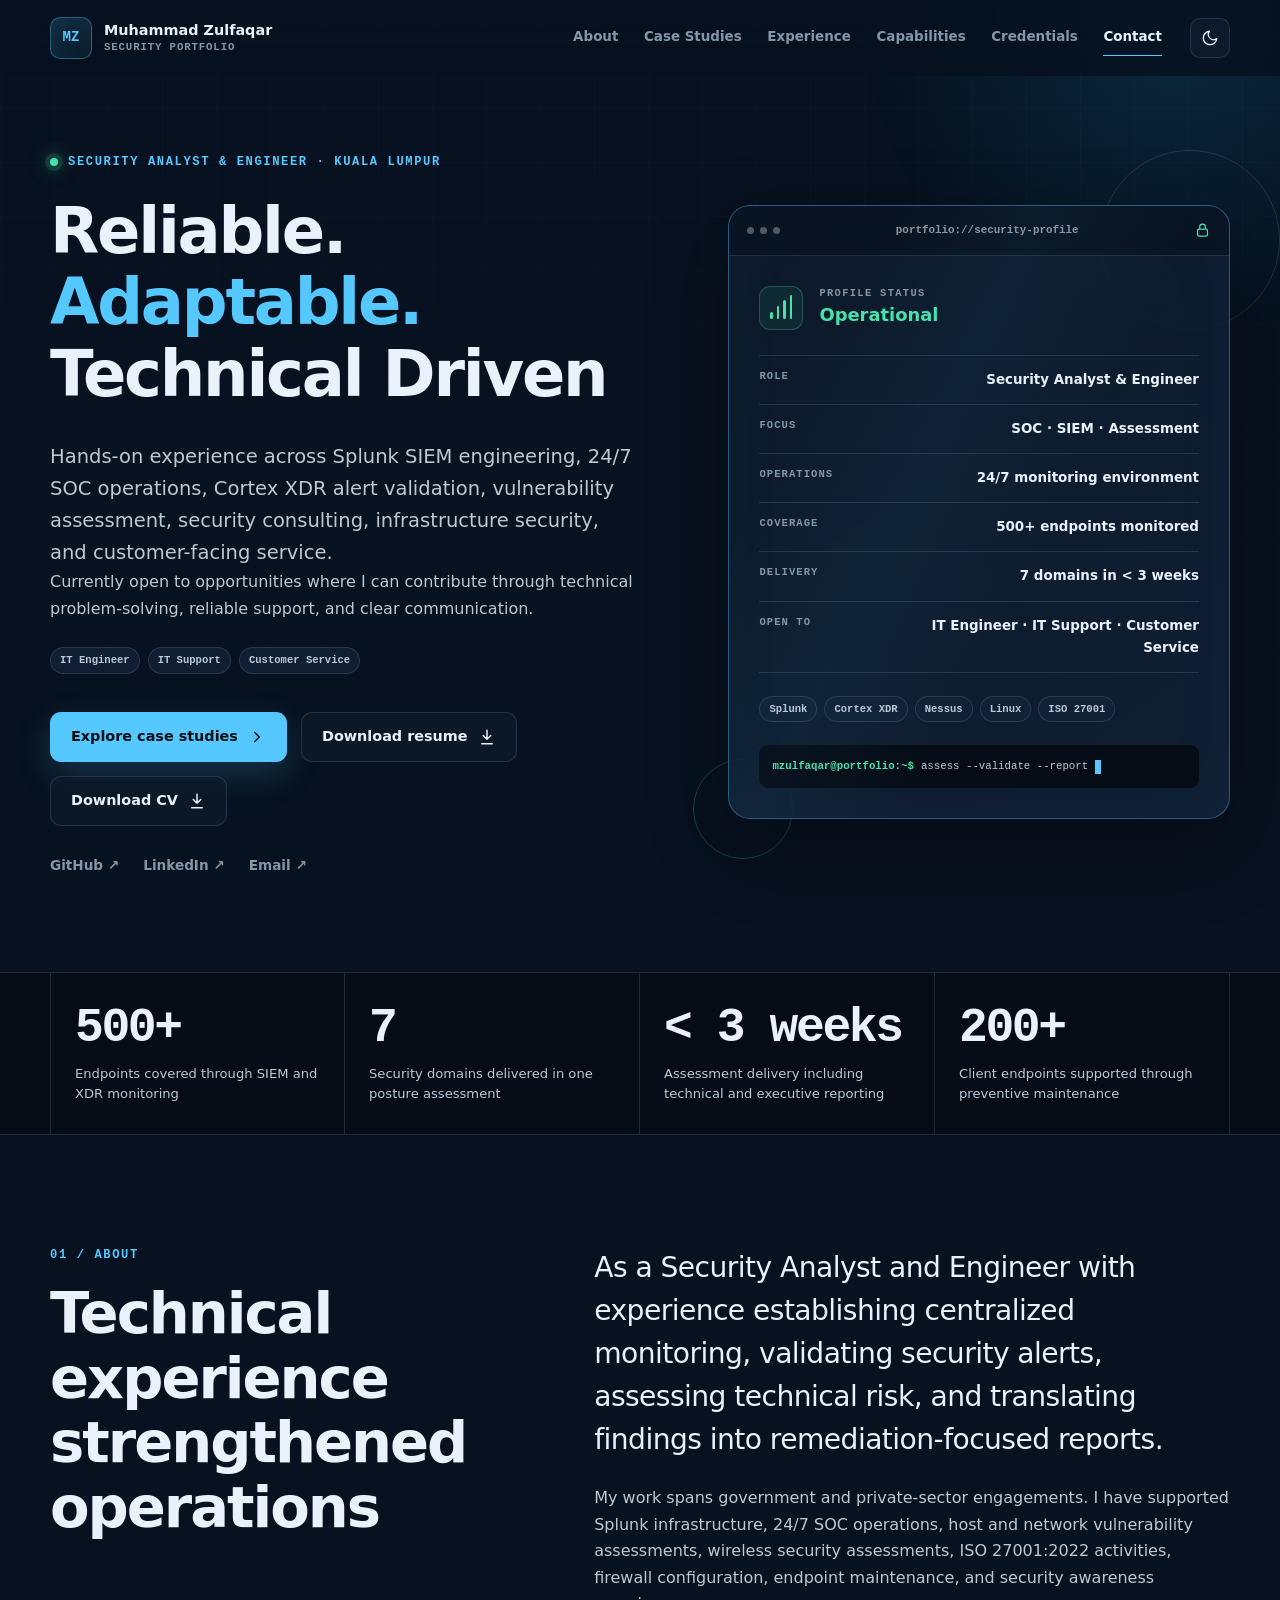
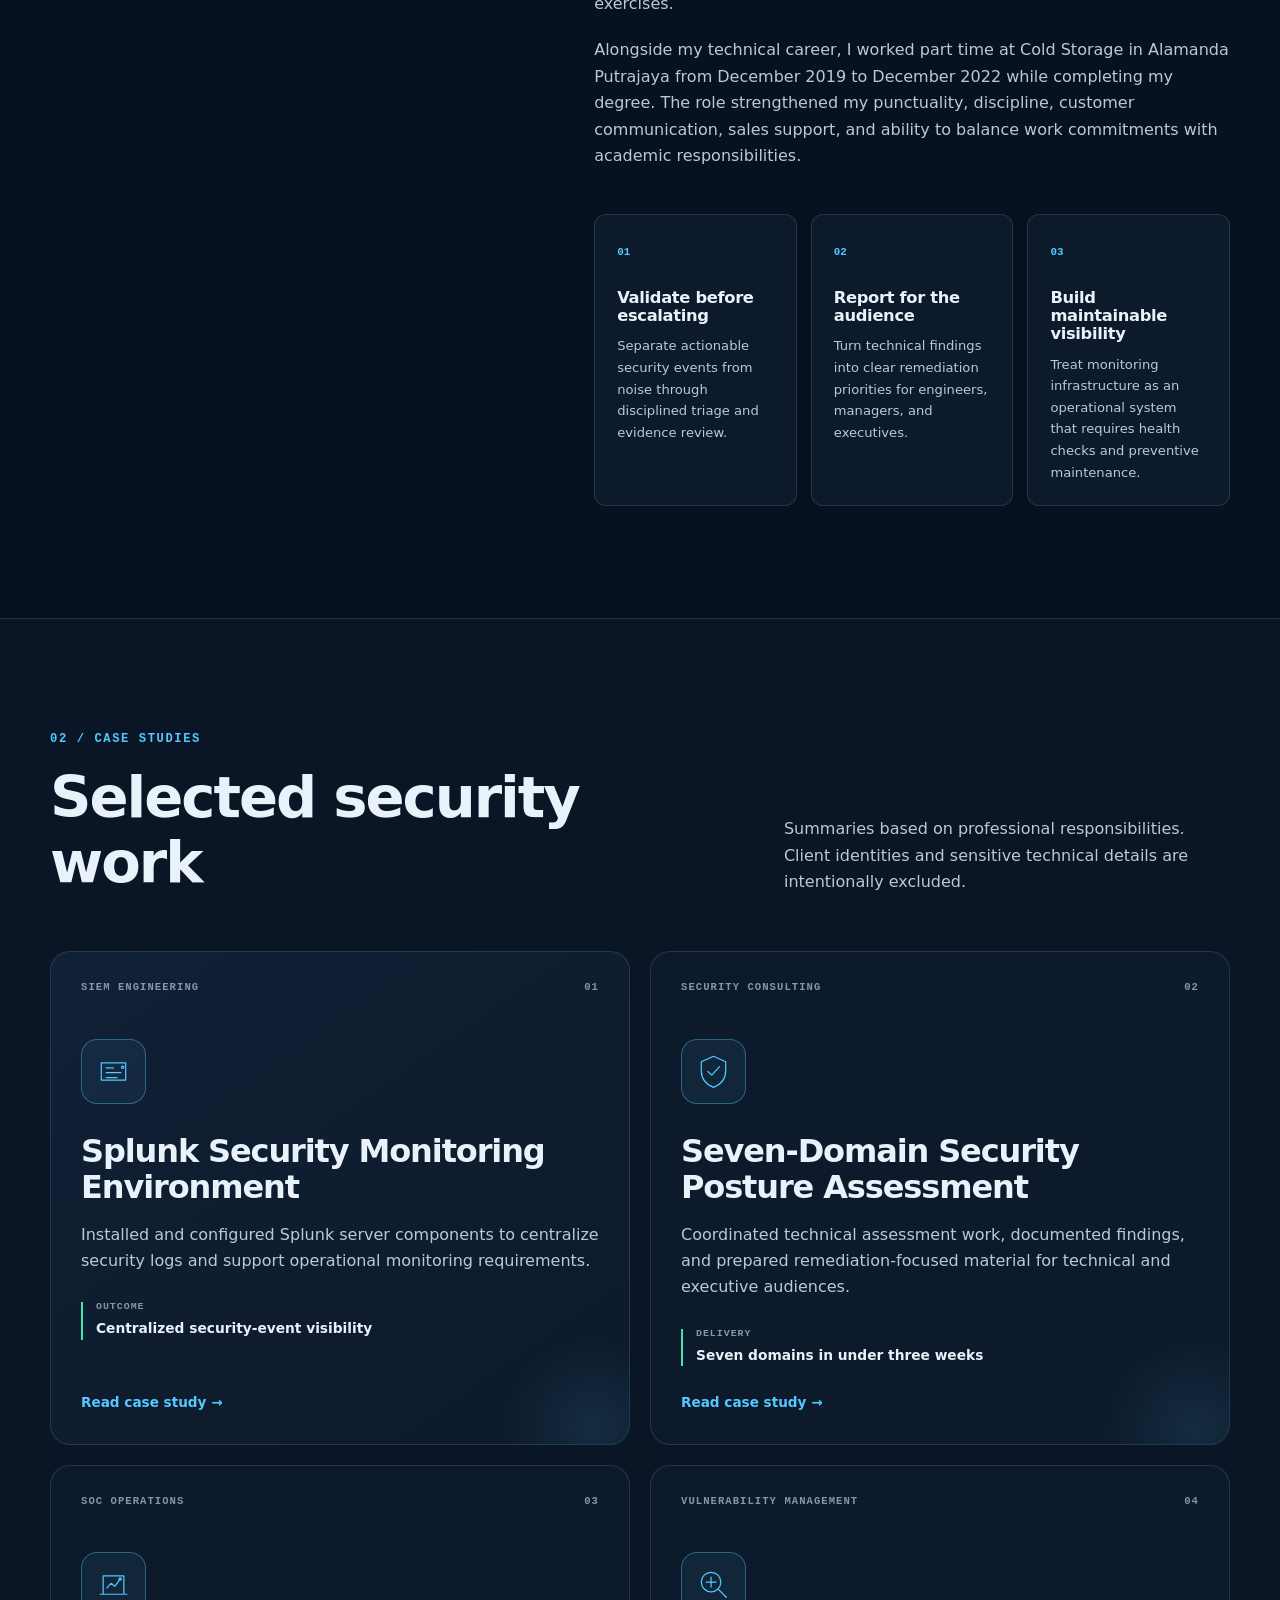
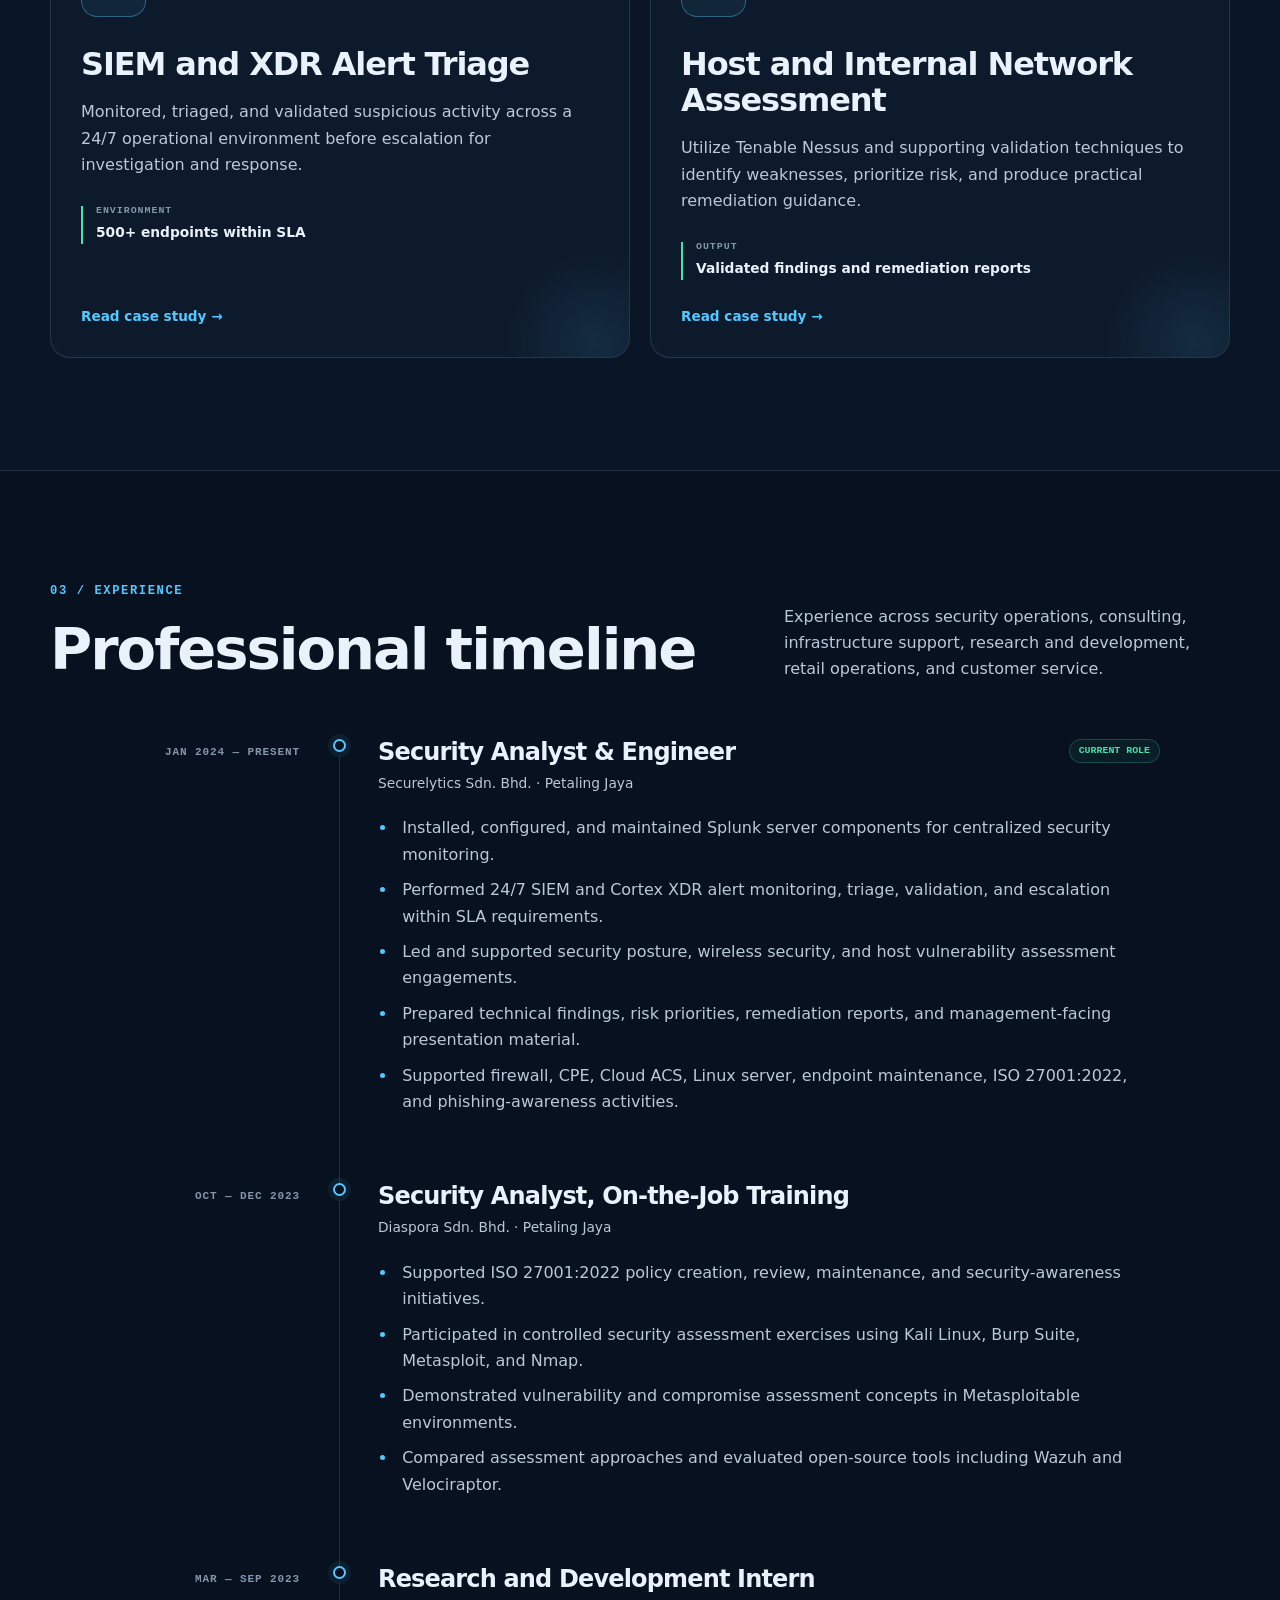
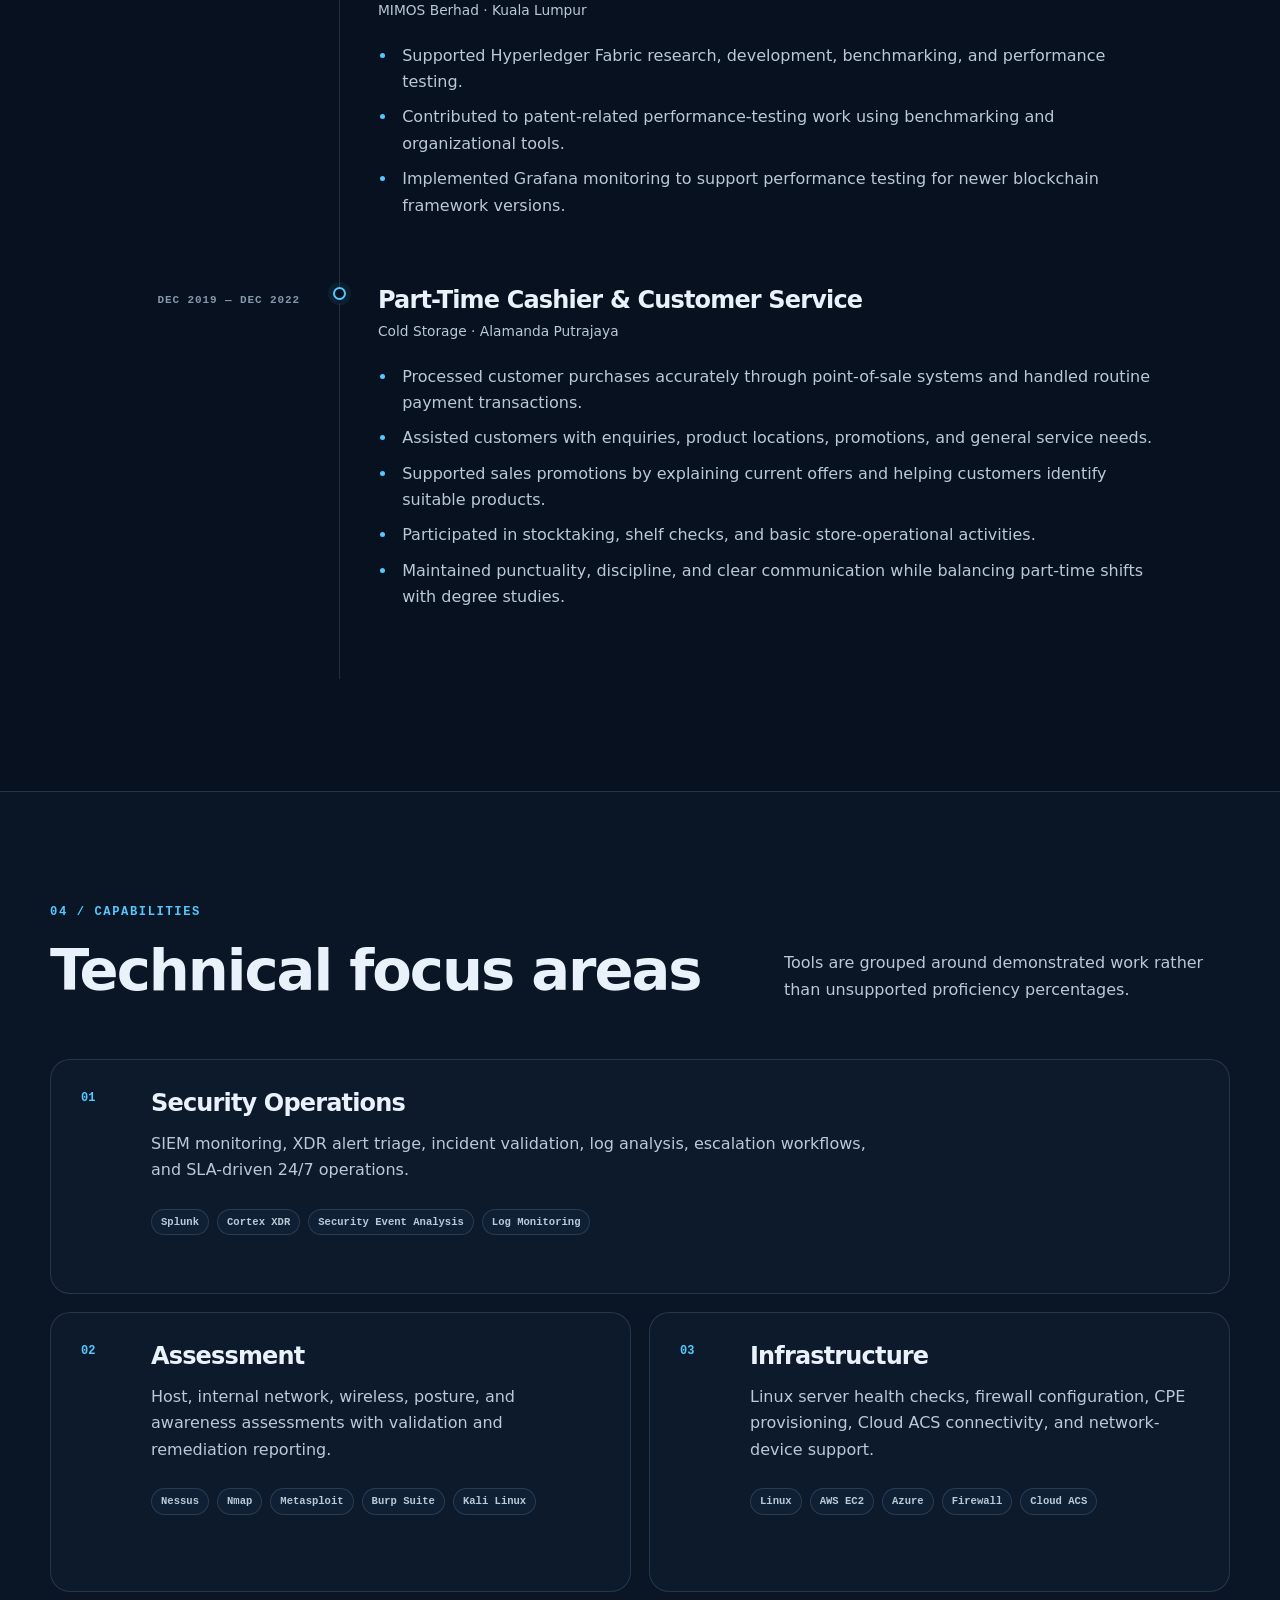
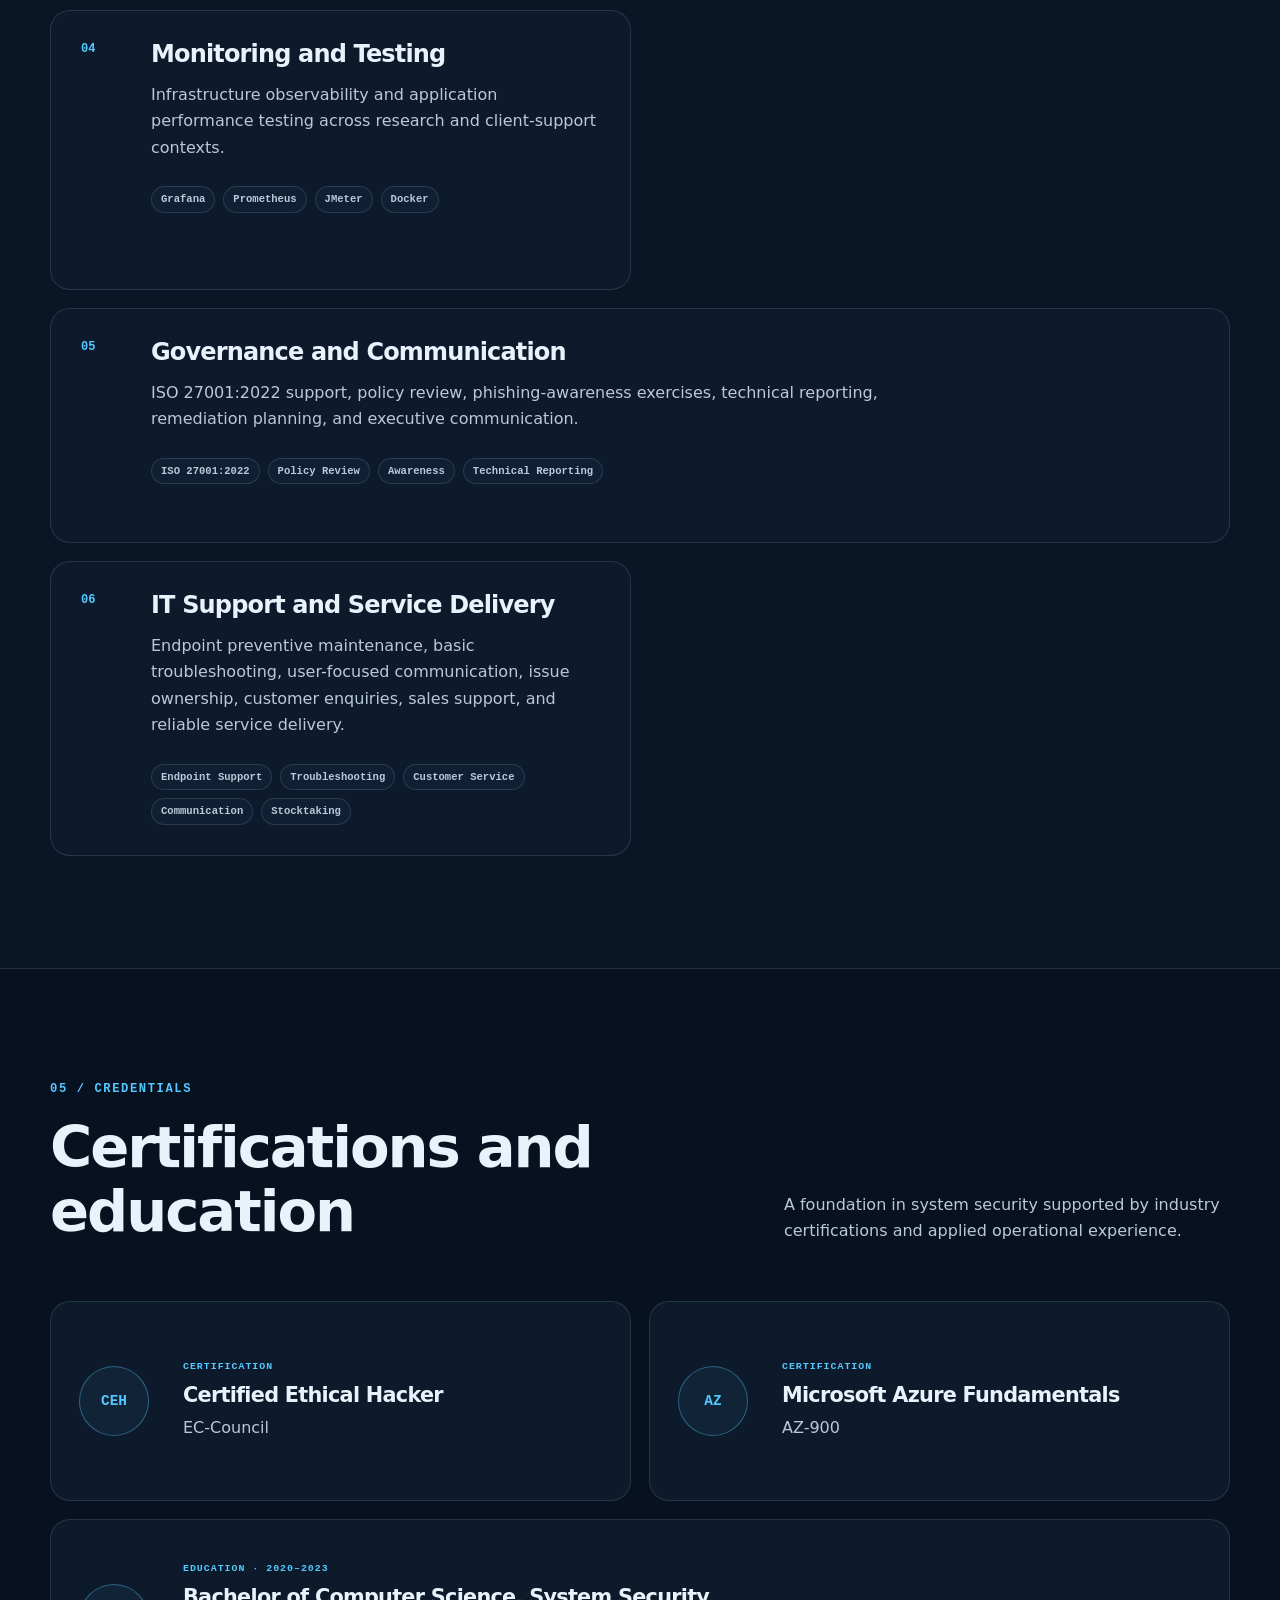
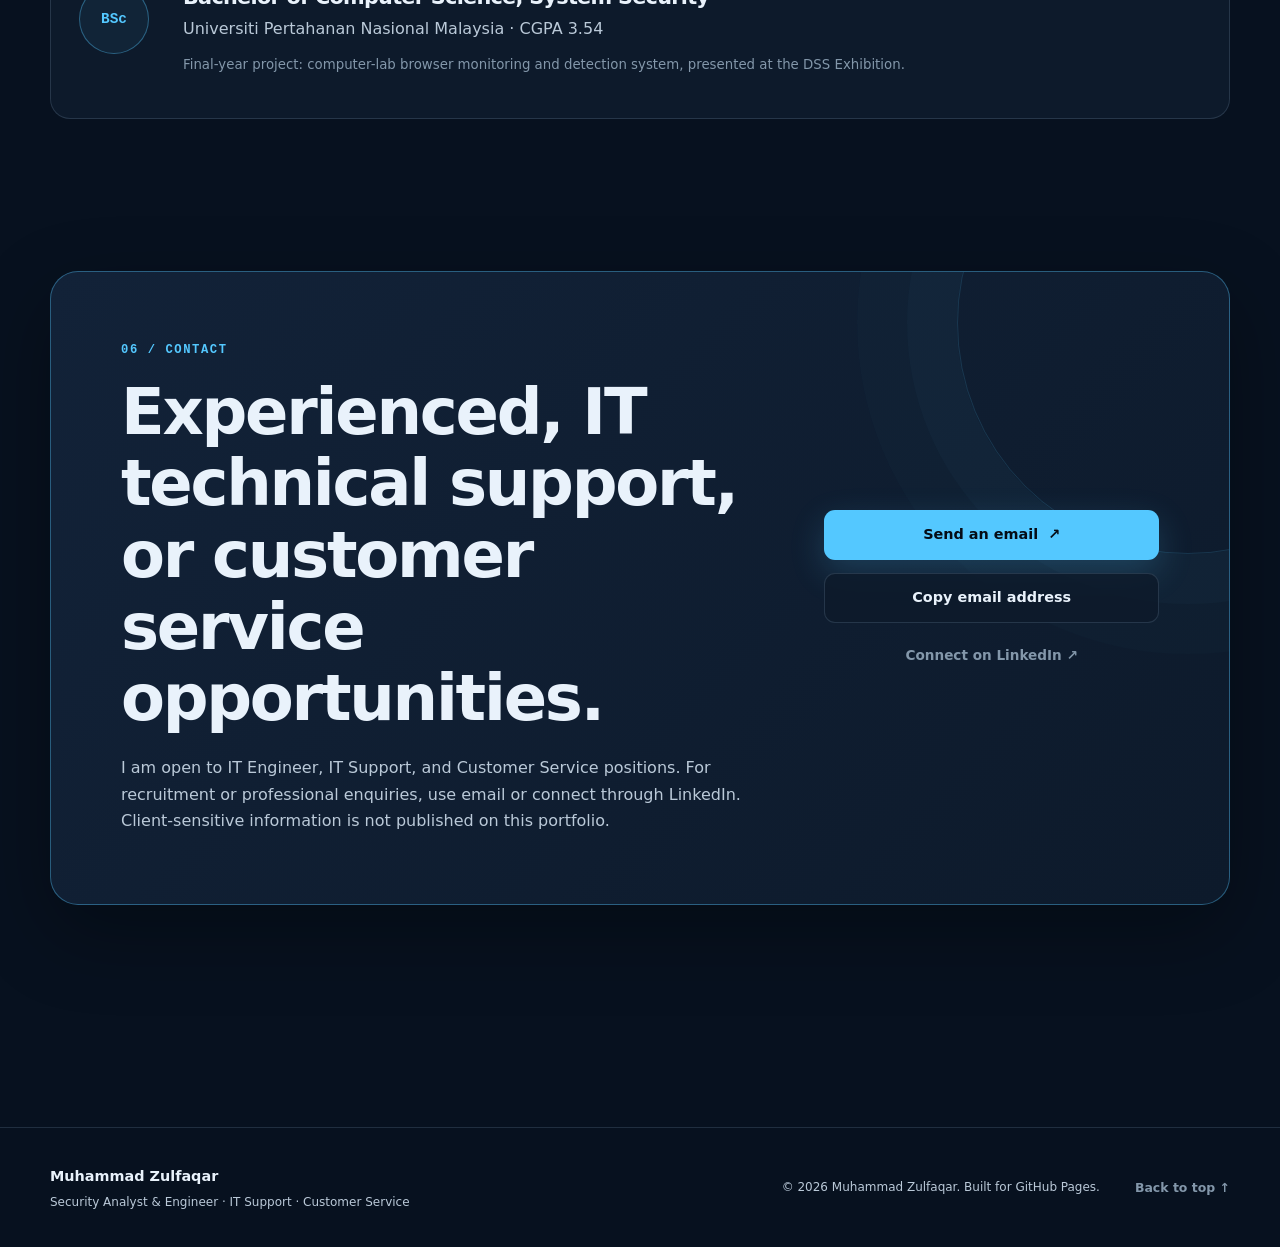
<file: index.html>
<!doctype html>
<html lang="en" data-theme="dark">
<head>
  <meta charset="utf-8">
  <meta name="viewport" content="width=device-width, initial-scale=1">
  <meta name="description" content="Portfolio of Muhammad Zulfaqar, a Security Analyst and Engineer experienced in Splunk SIEM, Cortex XDR, SOC operations, vulnerability assessment, IT support, and customer service. Open to IT Engineer, IT Support, and Customer Service opportunities.">
  <meta name="author" content="Muhammad Zulfaqar bin Norsaidi">
  <meta name="theme-color" content="#07111f">
  <meta name="color-scheme" content="dark light">
  <meta property="og:type" content="website">
  <meta property="og:title" content="Muhammad Zulfaqar | Security, IT Engineering & Support">
  <meta property="og:description" content="Security operations, IT engineering, technical support, vulnerability assessment, and customer-focused service.">
  <meta property="og:url" content="https://zzulfaqar.github.io/Faqar3.git.io/">
  <meta property="og:image" content="https://zzulfaqar.github.io/Faqar3.git.io/assets/images/og-image.png">
  <meta name="twitter:card" content="summary_large_image">
  <meta name="twitter:title" content="Muhammad Zulfaqar | Security, IT Engineering & Support">
  <meta name="twitter:description" content="Security operations, IT engineering, technical support, vulnerability assessment, and customer-focused service.">
  <meta name="twitter:image" content="https://zzulfaqar.github.io/Faqar3.git.io/assets/images/og-image.png">
  <link rel="canonical" href="https://zzulfaqar.github.io/Faqar3.git.io/">
  <link rel="icon" href="assets/icons/favicon.svg" type="image/svg+xml">
  <link rel="apple-touch-icon" href="assets/icons/apple-touch-icon.png">
  <link rel="manifest" href="site.webmanifest">
  <link rel="stylesheet" href="styles.css">
  <title>Muhammad Zulfaqar | Security, IT Engineering & Support</title>
  <script type="application/ld+json">
  {
    "@context": "https://schema.org",
    "@type": "Person",
    "name": "Muhammad Zulfaqar bin Norsaidi",
    "jobTitle": "Security Analyst and Engineer",
    "url": "https://zzulfaqar.github.io/Faqar3.git.io/",
    "email": "mailto:mzulfa1212@gmail.com",
    "sameAs": [
      "https://github.com/Zzulfaqar",
      "https://www.linkedin.com/in/mzulfaqar/"
    ],
    "address": {
      "@type": "PostalAddress",
      "addressLocality": "Kuala Lumpur",
      "addressCountry": "MY"
    },
    "knowsAbout": [
      "Security Operations",
      "Splunk SIEM",
      "Cortex XDR",
      "Vulnerability Assessment",
      "Security Posture Assessment",
      "ISO 27001:2022",
      "IT Support",
      "Endpoint Support",
      "Customer Service"
    ]
  }
  </script>
</head>
<body>
  <a class="skip-link" href="#main-content">Skip to content</a>
  <div class="scroll-progress" aria-hidden="true"><span></span></div>

  <header class="site-header" id="top">
    <nav class="nav container" aria-label="Primary navigation">
      <a class="brand" href="#top" aria-label="Muhammad Zulfaqar home">
        <span class="brand-mark" aria-hidden="true">MZ</span>
        <span class="brand-copy">
          <strong>Muhammad Zulfaqar</strong>
          <small>Security Portfolio</small>
        </span>
      </a>

      <button class="nav-toggle" type="button" aria-expanded="false" aria-controls="nav-menu" aria-label="Open navigation">
        <span></span><span></span><span></span>
      </button>

      <div class="nav-menu" id="nav-menu">
        <a href="#about">About</a>
        <a href="#case-studies">Case Studies</a>
        <a href="#experience">Experience</a>
        <a href="#capabilities">Capabilities</a>
        <a href="#credentials">Credentials</a>
        <a href="#contact">Contact</a>
      </div>

      <button class="theme-toggle" type="button" aria-label="Switch to light theme" title="Toggle theme">
        <svg class="sun-icon" viewBox="0 0 24 24" aria-hidden="true"><circle cx="12" cy="12" r="4"></circle><path d="M12 2v2M12 20v2M4.93 4.93l1.42 1.42M17.66 17.66l1.41 1.41M2 12h2M20 12h2M4.93 19.07l1.42-1.42M17.66 6.34l1.41-1.41"></path></svg>
        <svg class="moon-icon" viewBox="0 0 24 24" aria-hidden="true"><path d="M21 12.79A9 9 0 1 1 11.21 3 7 7 0 0 0 21 12.79z"></path></svg>
      </button>
    </nav>
  </header>

  <main id="main-content">
    <section class="hero section">
      <div class="container hero-grid">
        <div class="hero-copy reveal">
          <p class="eyebrow"><span class="status-dot"></span> Security Analyst & Engineer · Kuala Lumpur</p>
              <!-- Edit my header first here !-->
          <h1>Reliable.<br><span>Adaptable.</span><br>Technical Driven</h1>
          <p class="hero-lead">Hands-on experience across Splunk SIEM engineering, 24/7 SOC operations, Cortex XDR alert validation, vulnerability assessment, security consulting, infrastructure security, and customer-facing service.</p>
          <p>Currently open to opportunities where I can contribute through technical problem-solving, reliable support, and clear communication.</p>
          <div class="tag-list" aria-label="Positions of interest">
            <span>IT Engineer</span><span>IT Support</span><span>Customer Service</span>
          </div>
          <div class="hero-actions">
            <a class="button button-primary" href="#case-studies">Explore case studies
              <svg viewBox="0 0 24 24" aria-hidden="true"><path d="m9 18 6-6-6-6"></path></svg>
            </a>
            <a class="button button-secondary" href="assets/resume/Muhammad-Zulfaqar-Resume.pdf" download>Download resume
              <svg viewBox="0 0 24 24" aria-hidden="true"><path d="M12 3v12M7 10l5 5 5-5M5 21h14"></path></svg>
            </a>
              <a
            class="button button-secondary"
            href="assets/resume/Zulfaqar_Sec_Eng.pdf"
            download="Muhammad-Zulfaqar-CV.pdf">
            Download CV
              <svg viewBox="0 0 24 24" aria-hidden="true"><path d="M12 3v12M7 10l5 5 5-5M5 21h14"></path></svg>
             </a>
          </div>
          <div class="hero-links" aria-label="Professional profiles">
            <a href="https://github.com/Zzulfaqar" target="_blank" rel="noopener noreferrer">GitHub <span aria-hidden="true">↗</span></a>
            <a href="https://www.linkedin.com/in/mzulfaqar/" target="_blank" rel="noopener noreferrer">LinkedIn <span aria-hidden="true">↗</span></a>
            <a href="mailto:mzulfa1212@gmail.com">Email <span aria-hidden="true">↗</span></a>
          </div>
        </div>

        <div class="hero-console reveal" aria-label="Professional profile summary">
          <div class="console-window">
            <div class="console-bar">
              <div class="window-dots" aria-hidden="true"><span></span><span></span><span></span></div>
              <p>portfolio://security-profile</p>
              <span class="console-lock" aria-hidden="true">
                <svg viewBox="0 0 24 24"><rect x="5" y="10" width="14" height="10" rx="2"></rect><path d="M8 10V7a4 4 0 0 1 8 0v3"></path></svg>
              </span>
            </div>
            <div class="console-body">
              <div class="console-heading">
                <span class="signal-icon" aria-hidden="true"><i></i><i></i><i></i><i></i></span>
                <div><small>PROFILE STATUS</small><strong>Operational</strong></div>
              </div>
              <dl class="profile-data">
                <div><dt>ROLE</dt><dd>Security Analyst & Engineer</dd></div>
                <div><dt>FOCUS</dt><dd>SOC · SIEM · Assessment</dd></div>
                <div><dt>OPERATIONS</dt><dd>24/7 monitoring environment</dd></div>
                <div><dt>COVERAGE</dt><dd>500+ endpoints monitored</dd></div>
                <div><dt>DELIVERY</dt><dd>7 domains in &lt; 3 weeks</dd></div>
                <div><dt>OPEN TO</dt><dd>IT Engineer · IT Support · Customer Service</dd></div>
              </dl>
              <div class="console-stack">
                <span>Splunk</span><span>Cortex XDR</span><span>Nessus</span><span>Linux</span><span>ISO 27001</span>
              </div>
              <div class="console-line"><span>mzulfaqar@portfolio:~$</span><strong class="typed-text"> assess --validate --report</strong><i aria-hidden="true"></i></div>
            </div>
          </div>
          <div class="orbit orbit-one" aria-hidden="true"></div>
          <div class="orbit orbit-two" aria-hidden="true"></div>
        </div>
      </div>
    </section>

    <section class="metrics" aria-label="Professional impact">
      <div class="container metric-grid">
        <article class="metric-card reveal">
          <span class="metric-number" data-count="500" data-suffix="+">500+</span>
          <p>Endpoints covered through SIEM and XDR monitoring</p>
        </article>
        <article class="metric-card reveal">
          <span class="metric-number" data-count="7">7</span>
          <p>Security domains delivered in one posture assessment</p>
        </article>
        <article class="metric-card reveal">
          <span class="metric-number">&lt; 3 weeks</span>
          <p>Assessment delivery including technical and executive reporting</p>
        </article>
        <article class="metric-card reveal">
          <span class="metric-number" data-count="200" data-suffix="+">200+</span>
          <p>Client endpoints supported through preventive maintenance</p>
        </article>
      </div>
    </section>

    <section class="section" id="about">
      <div class="container section-grid">
        <div class="section-intro reveal">
          <p class="section-kicker">01 / About</p>
          <h2>Technical experience strengthened operations</h2>
        </div>
        <div class="about-content reveal">
          <p class="large-copy">As a Security Analyst and Engineer with experience establishing centralized monitoring, validating security alerts, assessing technical risk, and translating findings into remediation-focused reports.</p>
          <p>My work spans government and private-sector engagements. I have supported Splunk infrastructure, 24/7 SOC operations, host and network vulnerability assessments, wireless security assessments, ISO 27001:2022 activities, firewall configuration, endpoint maintenance, and security awareness exercises.</p>
          <p>Alongside my technical career, I worked part time at Cold Storage in Alamanda Putrajaya from December 2019 to December 2022 while completing my degree. The role strengthened my punctuality, discipline, customer communication, sales support, and ability to balance work commitments with academic responsibilities.</p>
          <div class="principles-grid">
            <article><span>01</span><h3>Validate before escalating</h3><p>Separate actionable security events from noise through disciplined triage and evidence review.</p></article>
            <article><span>02</span><h3>Report for the audience</h3><p>Turn technical findings into clear remediation priorities for engineers, managers, and executives.</p></article>
            <article><span>03</span><h3>Build maintainable visibility</h3><p>Treat monitoring infrastructure as an operational system that requires health checks and preventive maintenance.</p></article>
          </div>
        </div>
      </div>
    </section>

    <section class="section section-alt" id="case-studies">
      <div class="container">
        <div class="section-header reveal">
          <div><p class="section-kicker">02 / Case Studies</p><h2>Selected security work</h2></div>
          <p>Summaries based on professional responsibilities. Client identities and sensitive technical details are intentionally excluded.</p>
        </div>

        <div class="case-grid">
          <a class="case-card featured reveal" href="case-studies/splunk-siem.html">
            <div class="case-top"><span>SIEM ENGINEERING</span><span>01</span></div>
            <div class="case-icon" aria-hidden="true"><svg viewBox="0 0 64 64"><path d="M12 18h40v28H12z"></path><path d="M20 26h12M20 34h24M20 42h18"></path><circle cx="47" cy="25" r="2"></circle></svg></div>
            <h3>Splunk Security Monitoring Environment</h3>
            <p>Installed and configured Splunk server components to centralize security logs and support operational monitoring requirements.</p>
            <div class="case-result"><small>OUTCOME</small><strong>Centralized security-event visibility</strong></div>
            <span class="case-link">Read case study <span aria-hidden="true">→</span></span>
          </a>

          <a class="case-card reveal" href="case-studies/security-posture-assessment.html">
            <div class="case-top"><span>SECURITY CONSULTING</span><span>02</span></div>
            <div class="case-icon" aria-hidden="true"><svg viewBox="0 0 64 64"><path d="M32 7 52 16v15c0 13-8 22-20 27C20 53 12 44 12 31V16z"></path><path d="m23 32 6 6 13-14"></path></svg></div>
            <h3>Seven-Domain Security Posture Assessment</h3>
            <p>Coordinated technical assessment work, documented findings, and prepared remediation-focused material for technical and executive audiences.</p>
            <div class="case-result"><small>DELIVERY</small><strong>Seven domains in under three weeks</strong></div>
            <span class="case-link">Read  case study <span aria-hidden="true">→</span></span>
          </a>

          <a class="case-card reveal" href="case-studies/soc-alert-triage.html">
            <div class="case-top"><span>SOC OPERATIONS</span><span>03</span></div>
            <div class="case-icon" aria-hidden="true"><svg viewBox="0 0 64 64"><path d="M10 48h44M15 48V18h34v30"></path><path d="m21 38 7-8 6 5 9-12"></path><circle cx="43" cy="23" r="2"></circle></svg></div>
            <h3>SIEM and XDR Alert Triage</h3>
            <p>Monitored, triaged, and validated suspicious activity across a 24/7 operational environment before escalation for investigation and response.</p>
            <div class="case-result"><small>ENVIRONMENT</small><strong>500+ endpoints within SLA</strong></div>
            <span class="case-link">Read  case study <span aria-hidden="true">→</span></span>
          </a>

          <a class="case-card reveal" href="case-studies/vulnerability-assessment.html">
            <div class="case-top"><span>VULNERABILITY MANAGEMENT</span><span>04</span></div>
            <div class="case-icon" aria-hidden="true"><svg viewBox="0 0 64 64"><circle cx="28" cy="28" r="16"></circle><path d="m40 40 13 13M20 28h16M28 20v16"></path></svg></div>
            <h3>Host and Internal Network Assessment</h3>
            <p>Utilize Tenable Nessus and supporting validation techniques to identify weaknesses, prioritize risk, and produce practical remediation guidance.</p>
            <div class="case-result"><small>OUTPUT</small><strong>Validated findings and remediation reports</strong></div>
            <span class="case-link">Read  case study <span aria-hidden="true">→</span></span>
          </a>
        </div>
      </div>
    </section>

    <section class="section" id="experience">
      <div class="container">
        <div class="section-header reveal">
          <div><p class="section-kicker">03 / Experience</p><h2>Professional timeline</h2></div>
          <p>Experience across security operations, consulting, infrastructure support, research and development, retail operations, and customer service.</p>
        </div>
        <div class="timeline">
          <article class="timeline-item reveal">
            <div class="timeline-date">JAN 2024 — PRESENT</div>
            <div class="timeline-marker" aria-hidden="true"><span></span></div>
            <div class="timeline-content">
              <div class="role-heading"><div><h3>Security Analyst & Engineer</h3><p>Securelytics Sdn. Bhd. · Petaling Jaya</p></div><span class="role-status">Current role</span></div>
              <ul>
                <li>Installed, configured, and maintained Splunk server components for centralized security monitoring.</li>
                <li>Performed 24/7 SIEM and Cortex XDR alert monitoring, triage, validation, and escalation within SLA requirements.</li>
                <li>Led and supported security posture, wireless security, and host vulnerability assessment engagements.</li>
                <li>Prepared technical findings, risk priorities, remediation reports, and management-facing presentation material.</li>
                <li>Supported firewall, CPE, Cloud ACS, Linux server, endpoint maintenance, ISO 27001:2022, and phishing-awareness activities.</li>
              </ul>
            </div>
          </article>
          <article class="timeline-item reveal">
            <div class="timeline-date">OCT — DEC 2023</div>
            <div class="timeline-marker" aria-hidden="true"><span></span></div>
            <div class="timeline-content">
              <div class="role-heading"><div><h3>Security Analyst, On-the-Job Training</h3><p>Diaspora Sdn. Bhd. · Petaling Jaya</p></div></div>
              <ul>
                <li>Supported ISO 27001:2022 policy creation, review, maintenance, and security-awareness initiatives.</li>
                <li>Participated in controlled security assessment exercises using Kali Linux, Burp Suite, Metasploit, and Nmap.</li>
                <li>Demonstrated vulnerability and compromise assessment concepts in Metasploitable environments.</li>
                <li>Compared assessment approaches and evaluated open-source tools including Wazuh and Velociraptor.</li>
              </ul>
            </div>
          </article>
          <article class="timeline-item reveal">
            <div class="timeline-date">MAR — SEP 2023</div>
            <div class="timeline-marker" aria-hidden="true"><span></span></div>
            <div class="timeline-content">
              <div class="role-heading"><div><h3>Research and Development Intern</h3><p>MIMOS Berhad · Kuala Lumpur</p></div></div>
              <ul>
                <li>Supported Hyperledger Fabric research, development, benchmarking, and performance testing.</li>
                <li>Contributed to patent-related performance-testing work using benchmarking and organizational tools.</li>
                <li>Implemented Grafana monitoring to support performance testing for newer blockchain framework versions.</li>
              </ul>
            </div>
          </article>
          <article class="timeline-item reveal">
            <div class="timeline-date">DEC 2019 — DEC 2022</div>
            <div class="timeline-marker" aria-hidden="true"><span></span></div>
            <div class="timeline-content">
              <div class="role-heading"><div><h3>Part-Time Cashier & Customer Service</h3><p>Cold Storage · Alamanda Putrajaya</p></div></div>
              <ul>
                <li>Processed customer purchases accurately through point-of-sale systems and handled routine payment transactions.</li>
                <li>Assisted customers with enquiries, product locations, promotions, and general service needs.</li>
                <li>Supported sales promotions by explaining current offers and helping customers identify suitable products.</li>
                <li>Participated in stocktaking, shelf checks, and basic store-operational activities.</li>
                <li>Maintained punctuality, discipline, and clear communication while balancing part-time shifts with degree studies.</li>
              </ul>
            </div>
          </article>
        </div>
      </div>
    </section>

    <section class="section section-alt" id="capabilities">
      <div class="container">
        <div class="section-header reveal">
          <div><p class="section-kicker">04 / Capabilities</p><h2>Technical focus areas</h2></div>
          <p>Tools are grouped around demonstrated work rather than unsupported proficiency percentages.</p>
        </div>
        <div class="capability-grid">
          <article class="capability-card capability-wide reveal">
            <div class="capability-number">01</div><div><h3>Security Operations</h3><p>SIEM monitoring, XDR alert triage, incident validation, log analysis, escalation workflows, and SLA-driven 24/7 operations.</p><div class="tag-list"><span>Splunk</span><span>Cortex XDR</span><span>Security Event Analysis</span><span>Log Monitoring</span></div></div>
          </article>
          <article class="capability-card reveal">
            <div class="capability-number">02</div><div><h3>Assessment</h3><p>Host, internal network, wireless, posture, and awareness assessments with validation and remediation reporting.</p><div class="tag-list"><span>Nessus</span><span>Nmap</span><span>Metasploit</span><span>Burp Suite</span><span>Kali Linux</span></div></div>
          </article>
          <article class="capability-card reveal">
            <div class="capability-number">03</div><div><h3>Infrastructure</h3><p>Linux server health checks, firewall configuration, CPE provisioning, Cloud ACS connectivity, and network-device support.</p><div class="tag-list"><span>Linux</span><span>AWS EC2</span><span>Azure</span><span>Firewall</span><span>Cloud ACS</span></div></div>
          </article>
          <article class="capability-card reveal">
            <div class="capability-number">04</div><div><h3>Monitoring and Testing</h3><p>Infrastructure observability and application performance testing across research and client-support contexts.</p><div class="tag-list"><span>Grafana</span><span>Prometheus</span><span>JMeter</span><span>Docker</span></div></div>
          </article>
          <article class="capability-card capability-wide reveal">
            <div class="capability-number">05</div><div><h3>Governance and Communication</h3><p>ISO 27001:2022 support, policy review, phishing-awareness exercises, technical reporting, remediation planning, and executive communication.</p><div class="tag-list"><span>ISO 27001:2022</span><span>Policy Review</span><span>Awareness</span><span>Technical Reporting</span></div></div>
          </article>
          <article class="capability-card reveal">
            <div class="capability-number">06</div><div><h3>IT Support and Service Delivery</h3><p>Endpoint preventive maintenance, basic troubleshooting, user-focused communication, issue ownership, customer enquiries, sales support, and reliable service delivery.</p><div class="tag-list"><span>Endpoint Support</span><span>Troubleshooting</span><span>Customer Service</span><span>Communication</span><span>Stocktaking</span></div></div>
          </article>
        </div>
      </div>
    </section>

    <section class="section" id="credentials">
      <div class="container">
        <div class="section-header reveal">
          <div><p class="section-kicker">05 / Credentials</p><h2>Certifications and education</h2></div>
          <p>A foundation in system security supported by industry certifications and applied operational experience.</p>
        </div>
        <div class="credential-grid">
          <article class="credential-card reveal">
            <div class="credential-badge">CEH</div>
            <div><p class="credential-type">CERTIFICATION</p><h3>Certified Ethical Hacker</h3><p>EC-Council</p></div>
          </article>
          <article class="credential-card reveal">
            <div class="credential-badge">AZ</div>
            <div><p class="credential-type">CERTIFICATION</p><h3>Microsoft Azure Fundamentals</h3><p>AZ-900</p></div>
          </article>
          <article class="credential-card education-card reveal">
            <div class="credential-badge">BSc</div>
            <div><p class="credential-type">EDUCATION · 2020–2023</p><h3>Bachelor of Computer Science, System Security</h3><p>Universiti Pertahanan Nasional Malaysia · CGPA 3.54</p><small>Final-year project: computer-lab browser monitoring and detection system, presented at the DSS Exhibition.</small></div>
          </article>
        </div>
      </div>
    </section>

    <section class="section contact-section" id="contact">
      <div class="container contact-panel reveal">
        <div>
          <p class="section-kicker">06 / Contact</p>
          <h2>Experienced, IT technical support, or customer service opportunities.</h2>
          <p>I am open to IT Engineer, IT Support, and Customer Service positions. For recruitment or professional enquiries, use email or connect through LinkedIn. Client-sensitive information is not published on this portfolio.</p>
        </div>
        <div class="contact-actions">
          <a class="button button-primary" href="mailto:mzulfa1212@gmail.com">Send an email <span aria-hidden="true">↗</span></a>
          <button class="button button-secondary copy-email" type="button" data-email="mzulfa1212@gmail.com">Copy email address</button>
          <a class="text-link" href="https://www.linkedin.com/in/mzulfaqar/" target="_blank" rel="noopener noreferrer">Connect on LinkedIn <span aria-hidden="true">↗</span></a>
        </div>
      </div>
    </section>
  </main>

  <footer class="site-footer">
    <div class="container footer-grid">
      <div><strong>Muhammad Zulfaqar</strong><p>Security Analyst & Engineer · IT Support · Customer Service</p></div>
      <p>© <span id="current-year">2026</span> Muhammad Zulfaqar. Built for GitHub Pages.</p>
      <a href="#top">Back to top <span aria-hidden="true">↑</span></a>
    </div>
  </footer>

  <div class="toast" role="status" aria-live="polite"></div>
  <script src="script.js" defer></script>
</body>
</html>
</file>
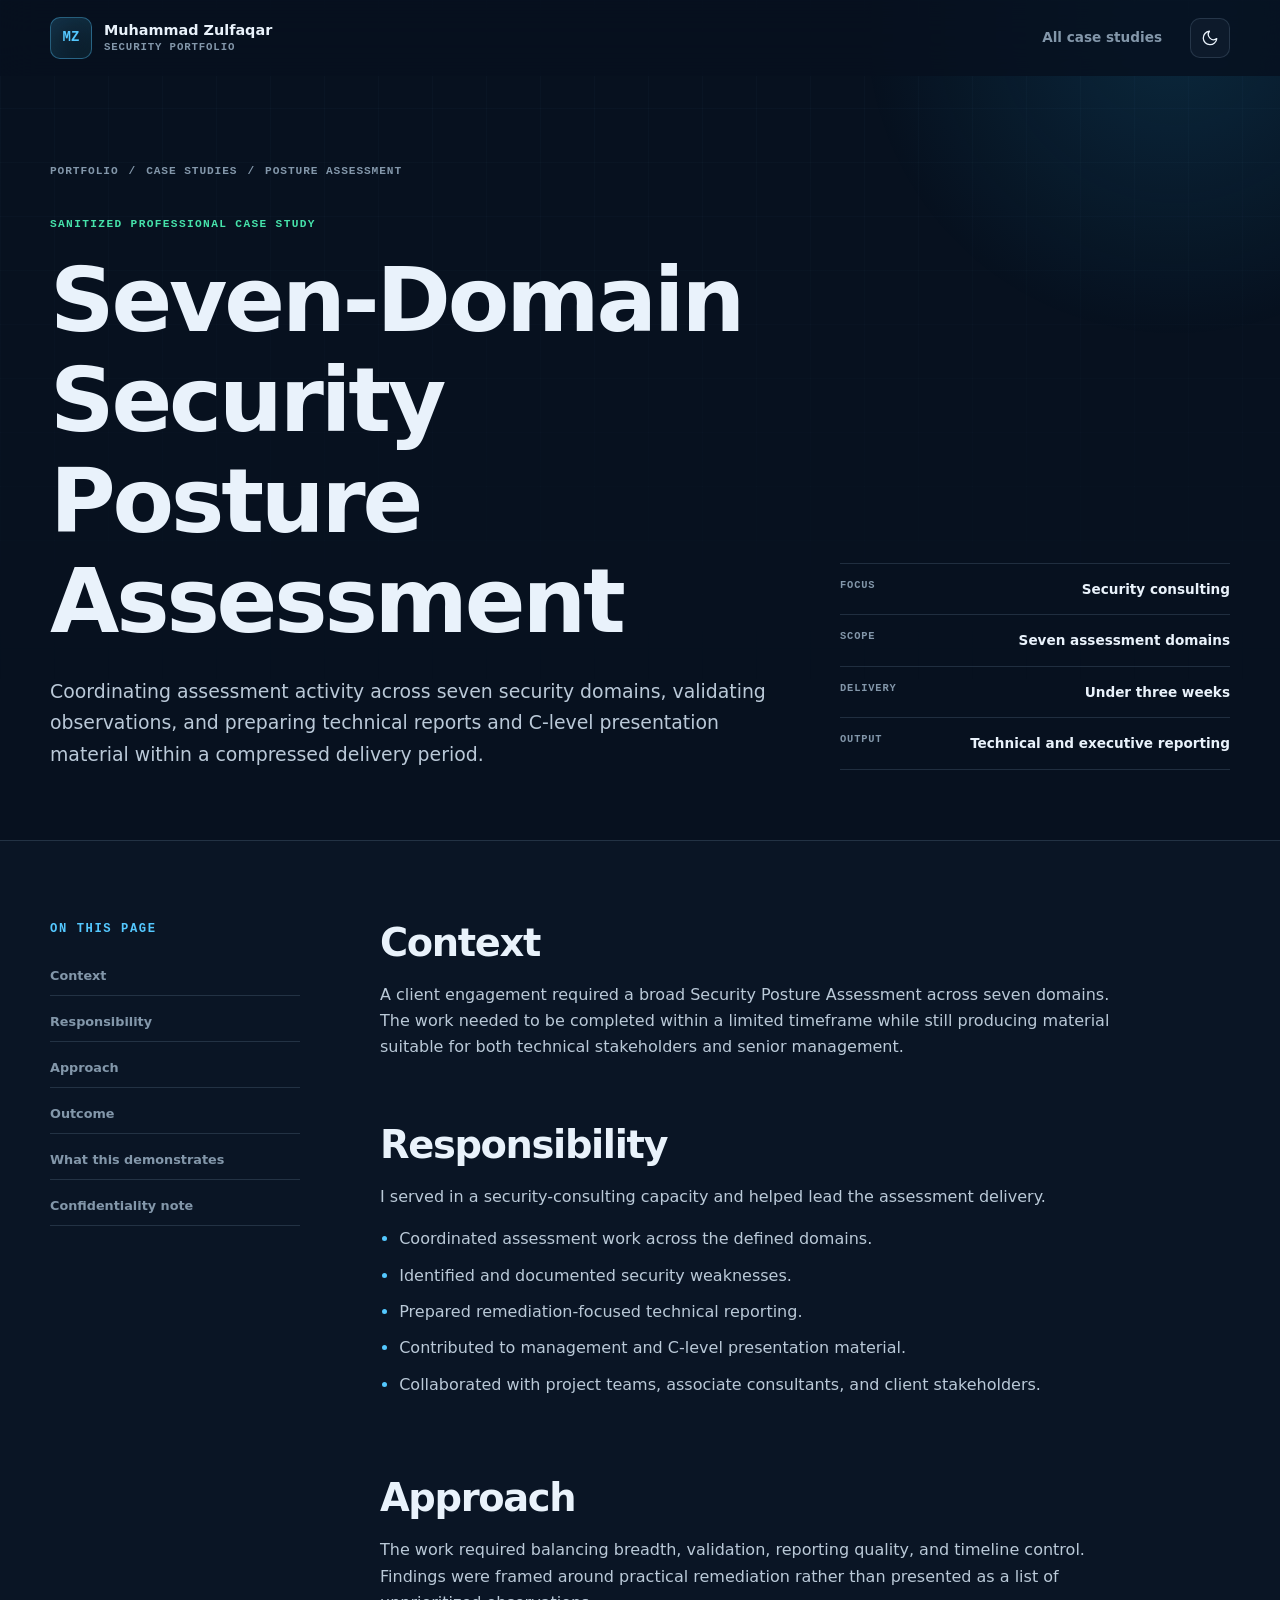
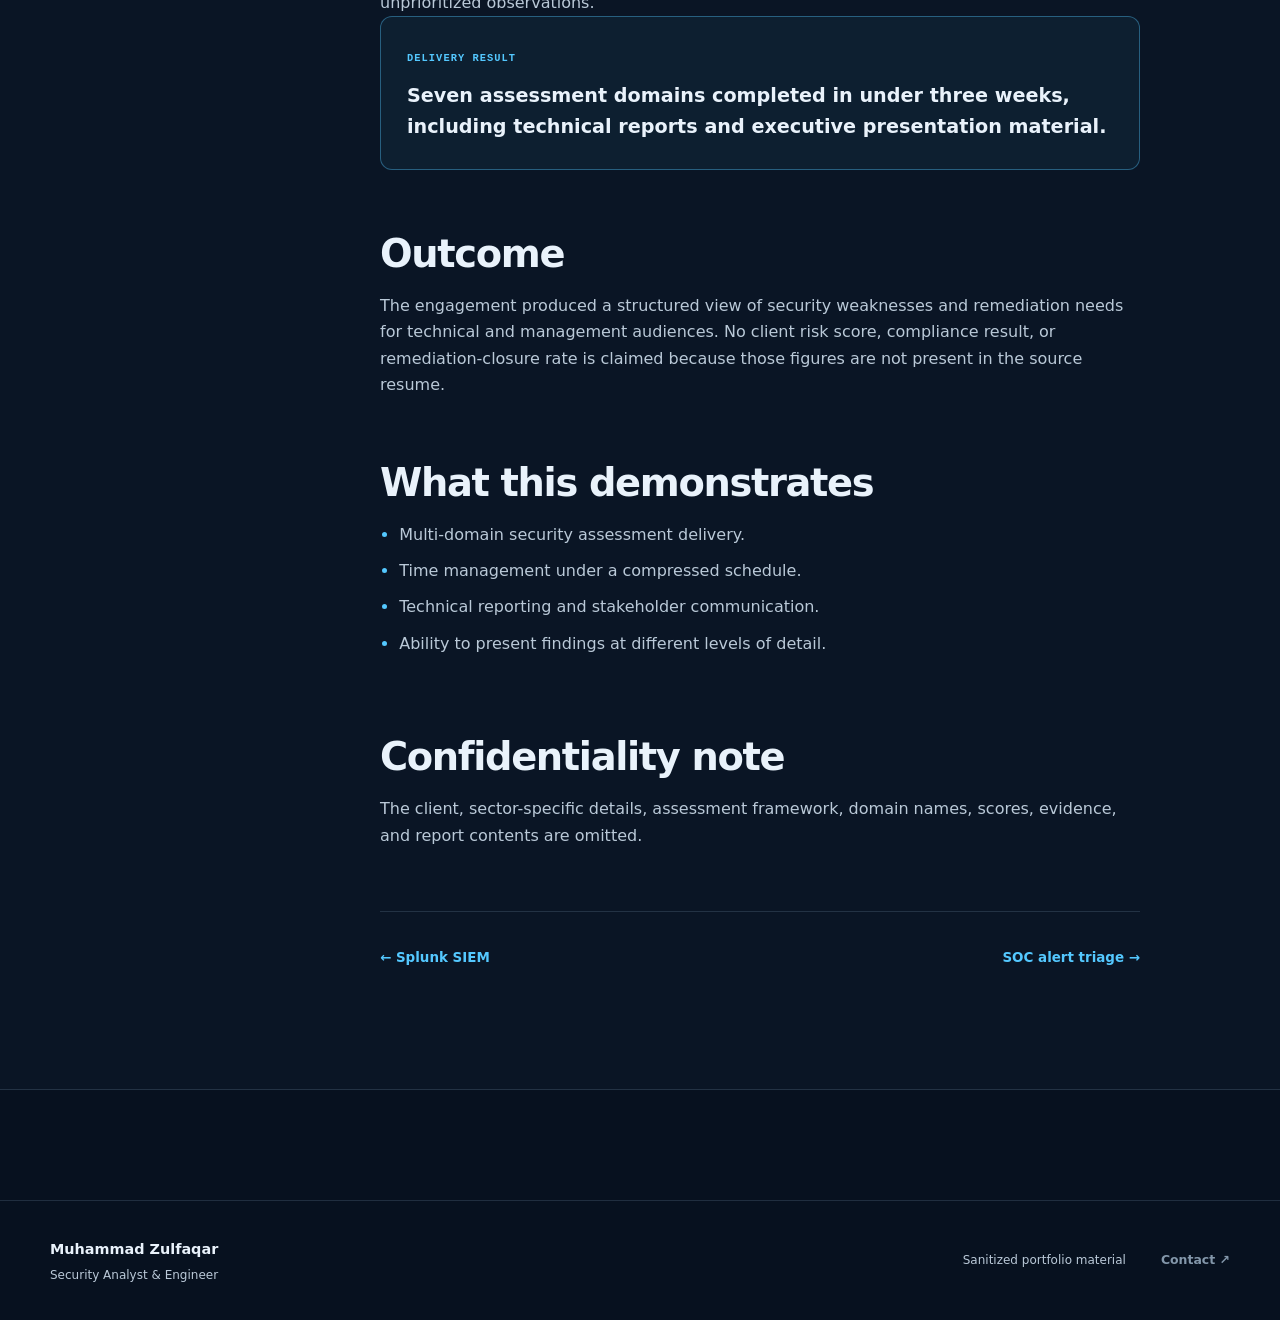
<file: case-studies/security-posture-assessment.html>
<!doctype html>
<html lang="en" data-theme="dark">
<head>
  <meta charset="utf-8">
  <meta name="viewport" content="width=device-width, initial-scale=1">
  <meta name="description" content="A sanitized case study covering a seven-domain security posture assessment delivered in under three weeks.">
  <meta name="theme-color" content="#07111f">
  <meta name="color-scheme" content="dark light">
  <link rel="icon" href="../assets/icons/favicon.svg" type="image/svg+xml">
  <link rel="stylesheet" href="../styles.css">
  <title>Seven-Domain Security Posture Assessment | Muhammad Zulfaqar</title>
</head>
<body class="case-page">
  <a class="skip-link" href="#case-content">Skip to content</a>
  <div class="scroll-progress" aria-hidden="true"><span></span></div>
  <header class="site-header">
    <nav class="nav container" aria-label="Case-study navigation">
      <a class="brand" href="../index.html" aria-label="Return to portfolio home"><span class="brand-mark" aria-hidden="true">MZ</span><span class="brand-copy"><strong>Muhammad Zulfaqar</strong><small>Security Portfolio</small></span></a>
      <a class="text-link" href="../index.html#case-studies">All case studies</a>
      <button class="theme-toggle" type="button" aria-label="Switch to light theme" title="Toggle theme"><svg class="sun-icon" viewBox="0 0 24 24" aria-hidden="true"><circle cx="12" cy="12" r="4"></circle><path d="M12 2v2M12 20v2M4.93 4.93l1.42 1.42M17.66 17.66l1.41 1.41M2 12h2M20 12h2M4.93 19.07l1.42-1.42M17.66 6.34l1.41-1.41"></path></svg><svg class="moon-icon" viewBox="0 0 24 24" aria-hidden="true"><path d="M21 12.79A9 9 0 1 1 11.21 3 7 7 0 0 0 21 12.79z"></path></svg></button>
    </nav>
  </header>
  <main id="case-content">
    <section class="case-hero">
      <div class="container">
        <div class="case-breadcrumb"><a href="../index.html">Portfolio</a><span>/</span><a href="../index.html#case-studies">Case Studies</a><span>/</span><span>Posture Assessment</span></div>
        <div class="case-hero-grid">
          <div><p class="case-label">Sanitized professional case study</p><h1>Seven-Domain Security Posture Assessment</h1><p class="case-summary">Coordinating assessment activity across seven security domains, validating observations, and preparing technical reports and C-level presentation material within a compressed delivery period.</p></div>
          <dl class="case-meta"><div><dt>FOCUS</dt><dd>Security consulting</dd></div><div><dt>SCOPE</dt><dd>Seven assessment domains</dd></div><div><dt>DELIVERY</dt><dd>Under three weeks</dd></div><div><dt>OUTPUT</dt><dd>Technical and executive reporting</dd></div></dl>
        </div>
      </div>
    </section>
    <section class="section-alt">
      <div class="container case-body">
        <aside class="case-side" aria-label="On this page"><p class="section-kicker">On this page</p><nav><a href="#context">Context</a><a href="#responsibility">Responsibility</a><a href="#approach">Approach</a><a href="#outcome">Outcome</a><a href="#demonstrates">What this demonstrates</a><a href="#confidentiality">Confidentiality note</a></nav></aside>
        <div class="case-main"><section class="case-section reveal" id="context"><h2>Context</h2><p>A client engagement required a broad Security Posture Assessment across seven domains. The work needed to be completed within a limited timeframe while still producing material suitable for both technical stakeholders and senior management.</p></section><section class="case-section reveal" id="responsibility"><h2>Responsibility</h2><p>I served in a security-consulting capacity and helped lead the assessment delivery.</p><ul><li>Coordinated assessment work across the defined domains.</li><li>Identified and documented security weaknesses.</li><li>Prepared remediation-focused technical reporting.</li><li>Contributed to management and C-level presentation material.</li><li>Collaborated with project teams, associate consultants, and client stakeholders.</li></ul></section><section class="case-section reveal" id="approach"><h2>Approach</h2><p>The work required balancing breadth, validation, reporting quality, and timeline control. Findings were framed around practical remediation rather than presented as a list of unprioritized observations.</p><div class="case-callout"><small>DELIVERY RESULT</small><strong>Seven assessment domains completed in under three weeks, including technical reports and executive presentation material.</strong></div></section><section class="case-section reveal" id="outcome"><h2>Outcome</h2><p>The engagement produced a structured view of security weaknesses and remediation needs for technical and management audiences. No client risk score, compliance result, or remediation-closure rate is claimed because those figures are not present in the source resume.</p></section><section class="case-section reveal" id="demonstrates"><h2>What this demonstrates</h2><ul><li>Multi-domain security assessment delivery.</li><li>Time management under a compressed schedule.</li><li>Technical reporting and stakeholder communication.</li><li>Ability to present findings at different levels of detail.</li></ul></section><section class="case-section reveal" id="confidentiality"><h2>Confidentiality note</h2><p>The client, sector-specific details, assessment framework, domain names, scores, evidence, and report contents are omitted.</p></section><nav class="case-nav" aria-label="Case study pagination"><a href="splunk-siem.html">← Splunk SIEM</a><a href="soc-alert-triage.html">SOC alert triage →</a></nav></div>
      </div>
    </section>
  </main>
  <footer class="site-footer"><div class="container footer-grid"><div><strong>Muhammad Zulfaqar</strong><p>Security Analyst & Engineer</p></div><p>Sanitized portfolio material</p><a href="../index.html#contact">Contact <span aria-hidden="true">↗</span></a></div></footer>
  <script src="../script.js" defer></script>
</body>
</html>
</file>
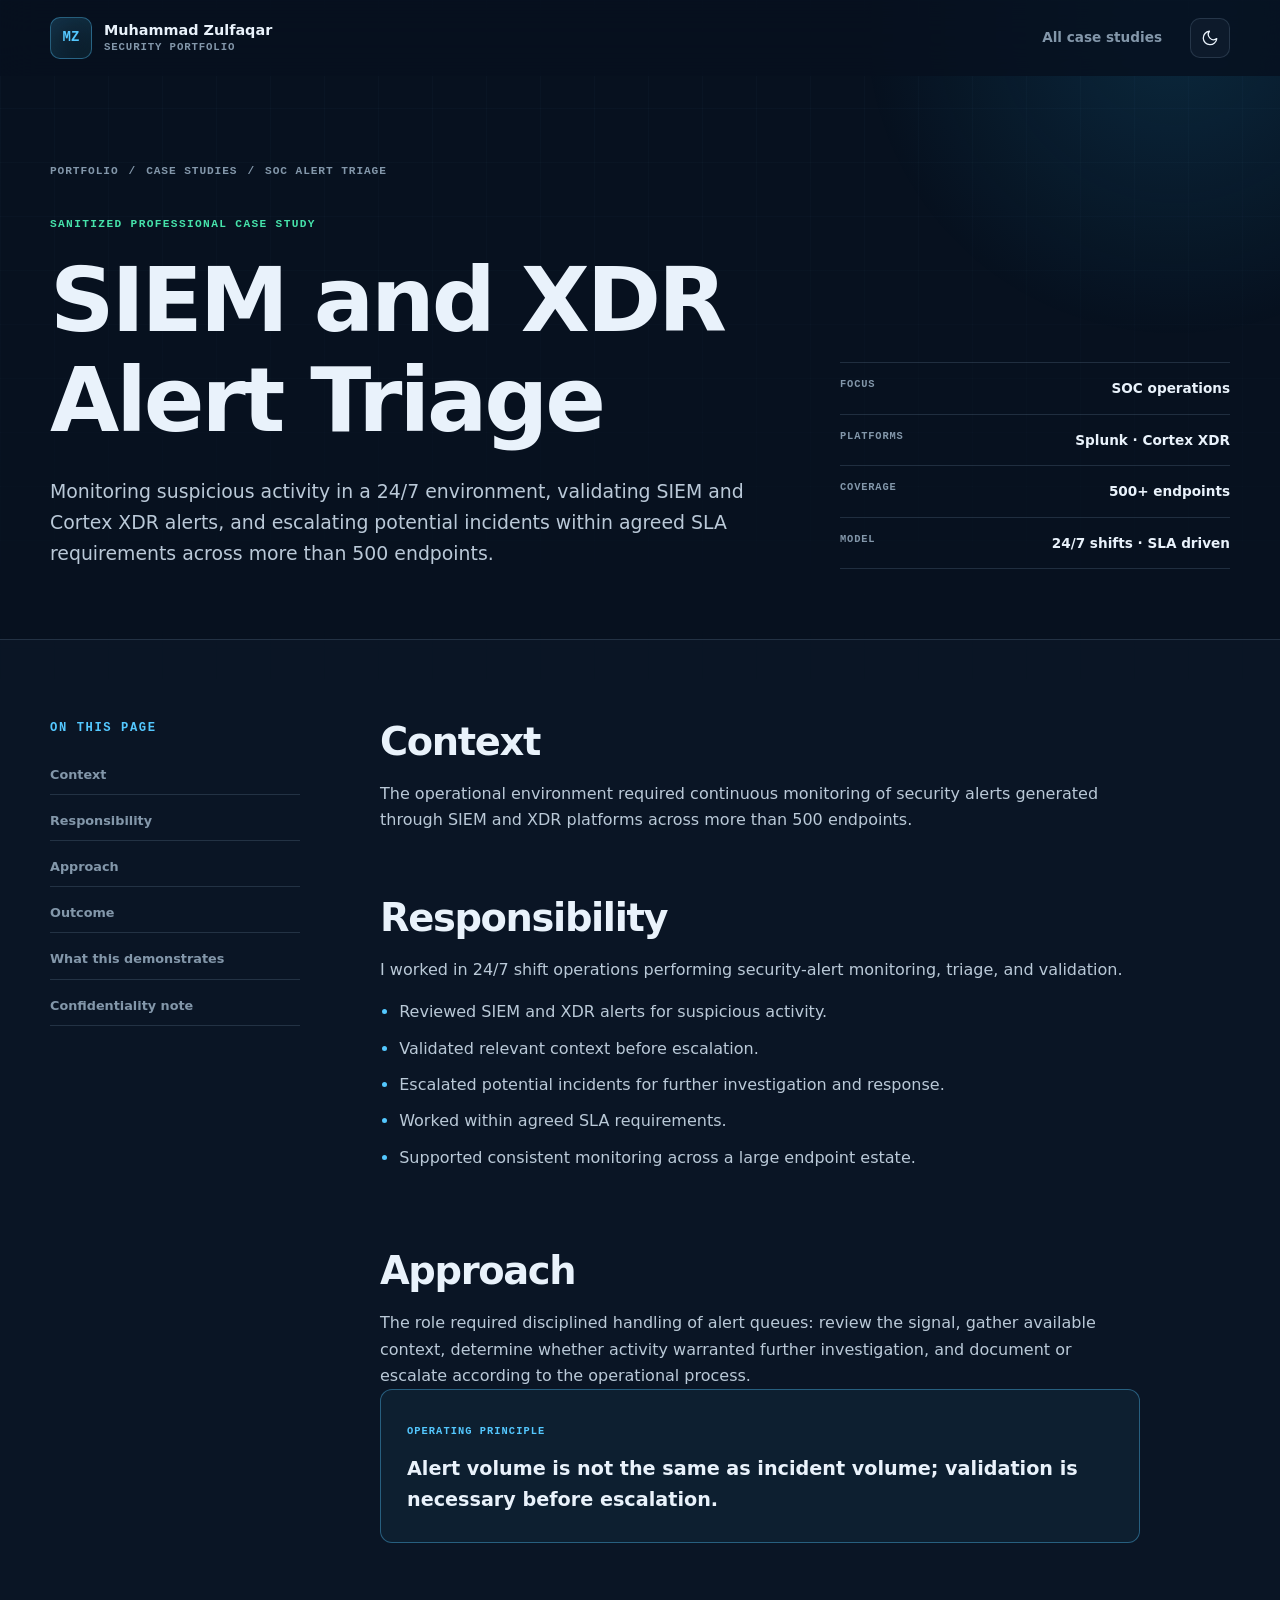
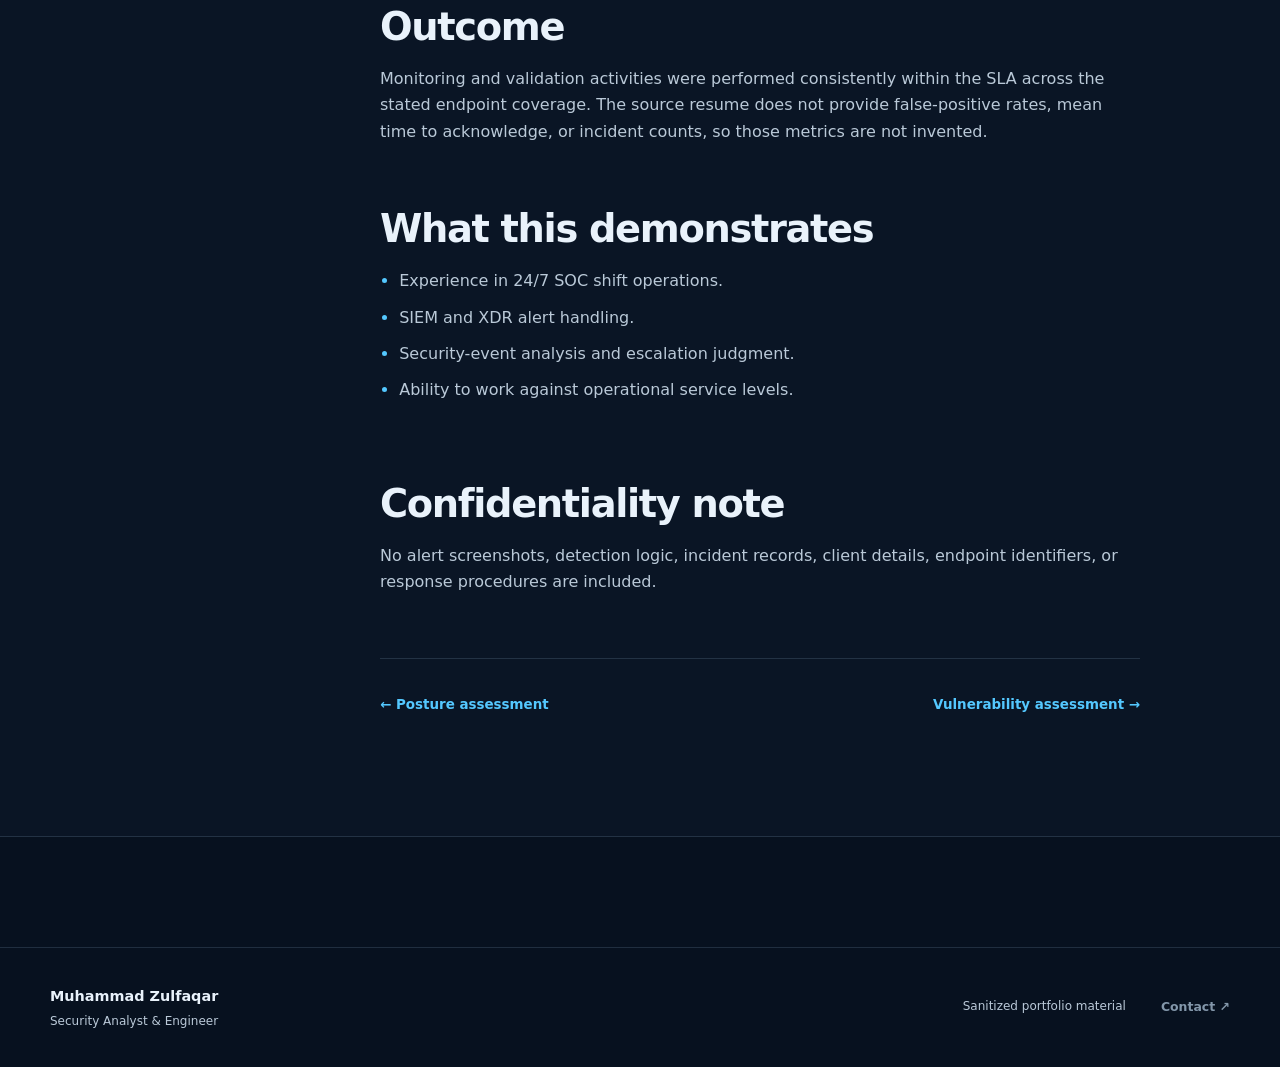
<file: case-studies/soc-alert-triage.html>
<!doctype html>
<html lang="en" data-theme="dark">
<head>
  <meta charset="utf-8">
  <meta name="viewport" content="width=device-width, initial-scale=1">
  <meta name="description" content="A sanitized case study covering 24/7 SIEM and Cortex XDR alert monitoring, triage, validation, and escalation across 500+ endpoints.">
  <meta name="theme-color" content="#07111f">
  <meta name="color-scheme" content="dark light">
  <link rel="icon" href="../assets/icons/favicon.svg" type="image/svg+xml">
  <link rel="stylesheet" href="../styles.css">
  <title>SIEM and XDR Alert Triage | Muhammad Zulfaqar</title>
</head>
<body class="case-page">
  <a class="skip-link" href="#case-content">Skip to content</a>
  <div class="scroll-progress" aria-hidden="true"><span></span></div>
  <header class="site-header">
    <nav class="nav container" aria-label="Case-study navigation">
      <a class="brand" href="../index.html" aria-label="Return to portfolio home"><span class="brand-mark" aria-hidden="true">MZ</span><span class="brand-copy"><strong>Muhammad Zulfaqar</strong><small>Security Portfolio</small></span></a>
      <a class="text-link" href="../index.html#case-studies">All case studies</a>
      <button class="theme-toggle" type="button" aria-label="Switch to light theme" title="Toggle theme"><svg class="sun-icon" viewBox="0 0 24 24" aria-hidden="true"><circle cx="12" cy="12" r="4"></circle><path d="M12 2v2M12 20v2M4.93 4.93l1.42 1.42M17.66 17.66l1.41 1.41M2 12h2M20 12h2M4.93 19.07l1.42-1.42M17.66 6.34l1.41-1.41"></path></svg><svg class="moon-icon" viewBox="0 0 24 24" aria-hidden="true"><path d="M21 12.79A9 9 0 1 1 11.21 3 7 7 0 0 0 21 12.79z"></path></svg></button>
    </nav>
  </header>
  <main id="case-content">
    <section class="case-hero">
      <div class="container">
        <div class="case-breadcrumb"><a href="../index.html">Portfolio</a><span>/</span><a href="../index.html#case-studies">Case Studies</a><span>/</span><span>SOC Alert Triage</span></div>
        <div class="case-hero-grid">
          <div><p class="case-label">Sanitized professional case study</p><h1>SIEM and XDR Alert Triage</h1><p class="case-summary">Monitoring suspicious activity in a 24/7 environment, validating SIEM and Cortex XDR alerts, and escalating potential incidents within agreed SLA requirements across more than 500 endpoints.</p></div>
          <dl class="case-meta"><div><dt>FOCUS</dt><dd>SOC operations</dd></div><div><dt>PLATFORMS</dt><dd>Splunk · Cortex XDR</dd></div><div><dt>COVERAGE</dt><dd>500+ endpoints</dd></div><div><dt>MODEL</dt><dd>24/7 shifts · SLA driven</dd></div></dl>
        </div>
      </div>
    </section>
    <section class="section-alt">
      <div class="container case-body">
        <aside class="case-side" aria-label="On this page"><p class="section-kicker">On this page</p><nav><a href="#context">Context</a><a href="#responsibility">Responsibility</a><a href="#approach">Approach</a><a href="#outcome">Outcome</a><a href="#demonstrates">What this demonstrates</a><a href="#confidentiality">Confidentiality note</a></nav></aside>
        <div class="case-main"><section class="case-section reveal" id="context"><h2>Context</h2><p>The operational environment required continuous monitoring of security alerts generated through SIEM and XDR platforms across more than 500 endpoints.</p></section><section class="case-section reveal" id="responsibility"><h2>Responsibility</h2><p>I worked in 24/7 shift operations performing security-alert monitoring, triage, and validation.</p><ul><li>Reviewed SIEM and XDR alerts for suspicious activity.</li><li>Validated relevant context before escalation.</li><li>Escalated potential incidents for further investigation and response.</li><li>Worked within agreed SLA requirements.</li><li>Supported consistent monitoring across a large endpoint estate.</li></ul></section><section class="case-section reveal" id="approach"><h2>Approach</h2><p>The role required disciplined handling of alert queues: review the signal, gather available context, determine whether activity warranted further investigation, and document or escalate according to the operational process.</p><div class="case-callout"><small>OPERATING PRINCIPLE</small><strong>Alert volume is not the same as incident volume; validation is necessary before escalation.</strong></div></section><section class="case-section reveal" id="outcome"><h2>Outcome</h2><p>Monitoring and validation activities were performed consistently within the SLA across the stated endpoint coverage. The source resume does not provide false-positive rates, mean time to acknowledge, or incident counts, so those metrics are not invented.</p></section><section class="case-section reveal" id="demonstrates"><h2>What this demonstrates</h2><ul><li>Experience in 24/7 SOC shift operations.</li><li>SIEM and XDR alert handling.</li><li>Security-event analysis and escalation judgment.</li><li>Ability to work against operational service levels.</li></ul></section><section class="case-section reveal" id="confidentiality"><h2>Confidentiality note</h2><p>No alert screenshots, detection logic, incident records, client details, endpoint identifiers, or response procedures are included.</p></section><nav class="case-nav" aria-label="Case study pagination"><a href="security-posture-assessment.html">← Posture assessment</a><a href="vulnerability-assessment.html">Vulnerability assessment →</a></nav></div>
      </div>
    </section>
  </main>
  <footer class="site-footer"><div class="container footer-grid"><div><strong>Muhammad Zulfaqar</strong><p>Security Analyst & Engineer</p></div><p>Sanitized portfolio material</p><a href="../index.html#contact">Contact <span aria-hidden="true">↗</span></a></div></footer>
  <script src="../script.js" defer></script>
</body>
</html>
</file>
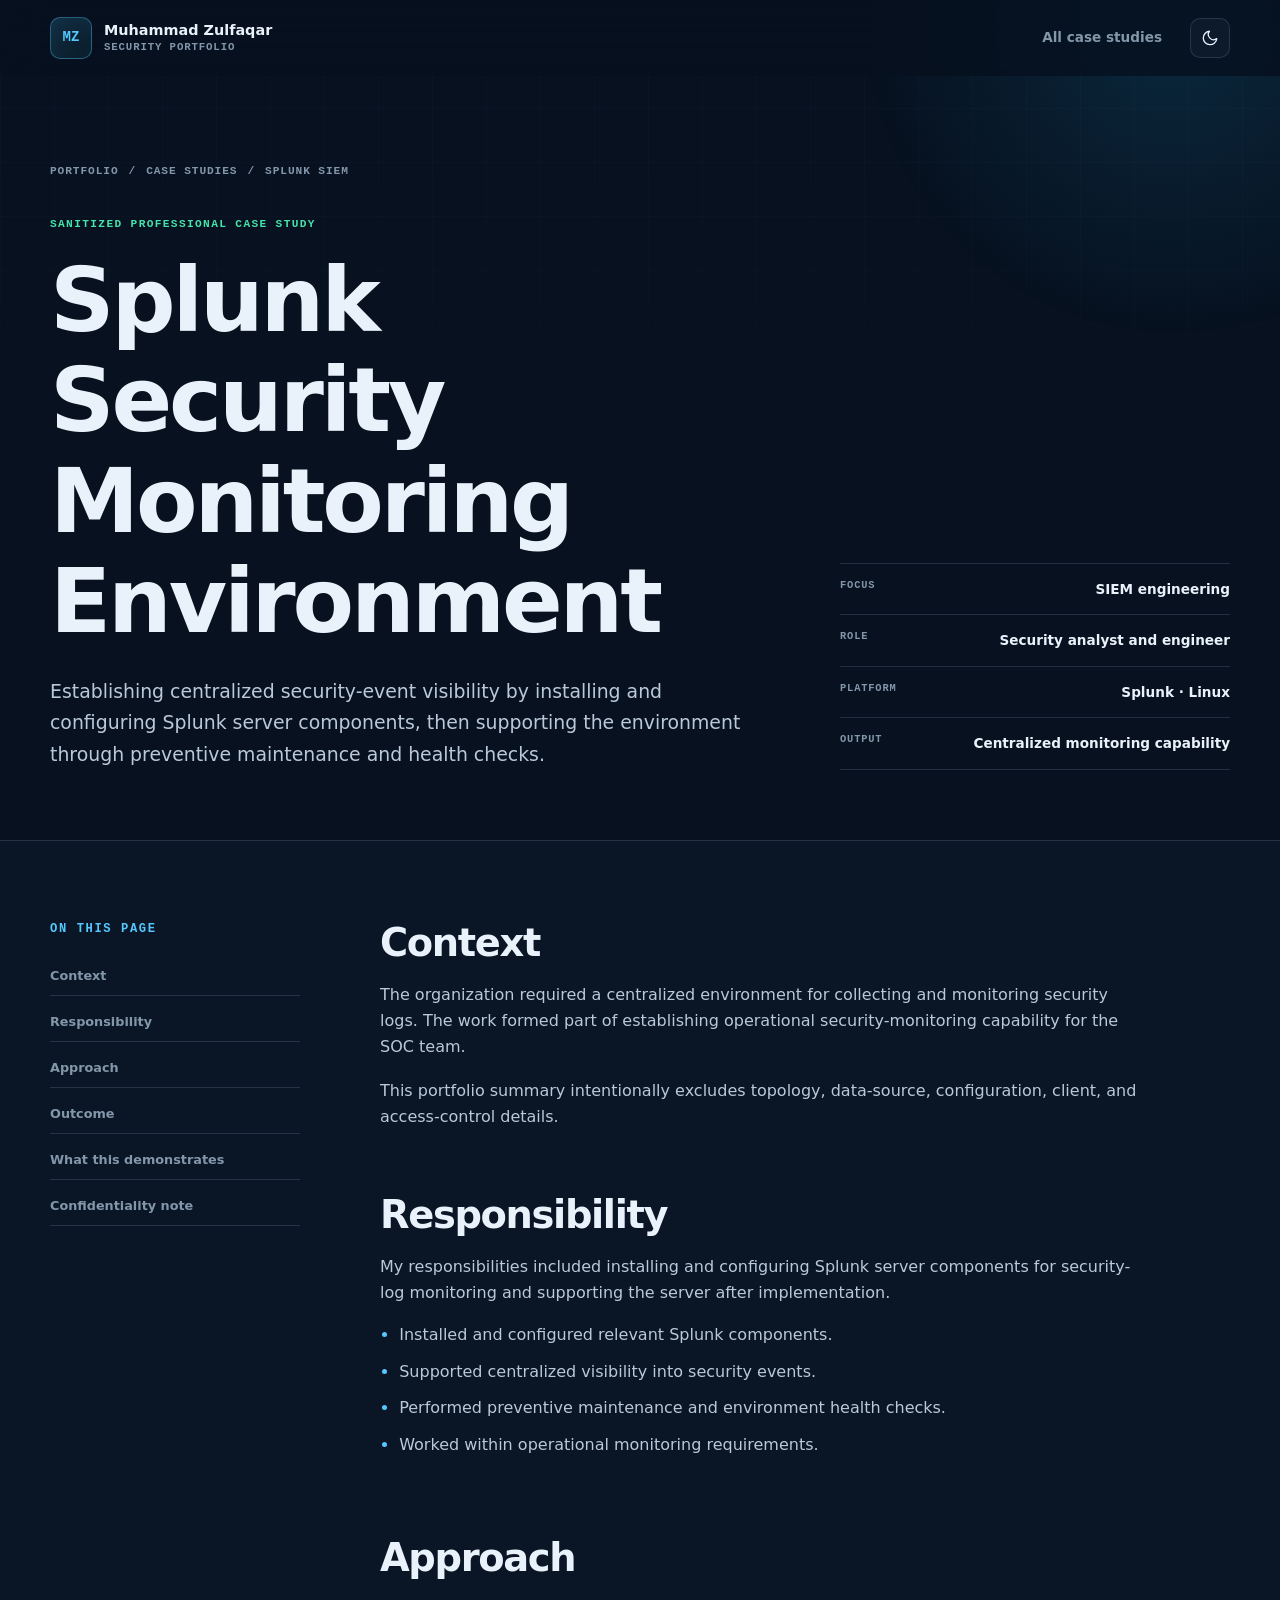
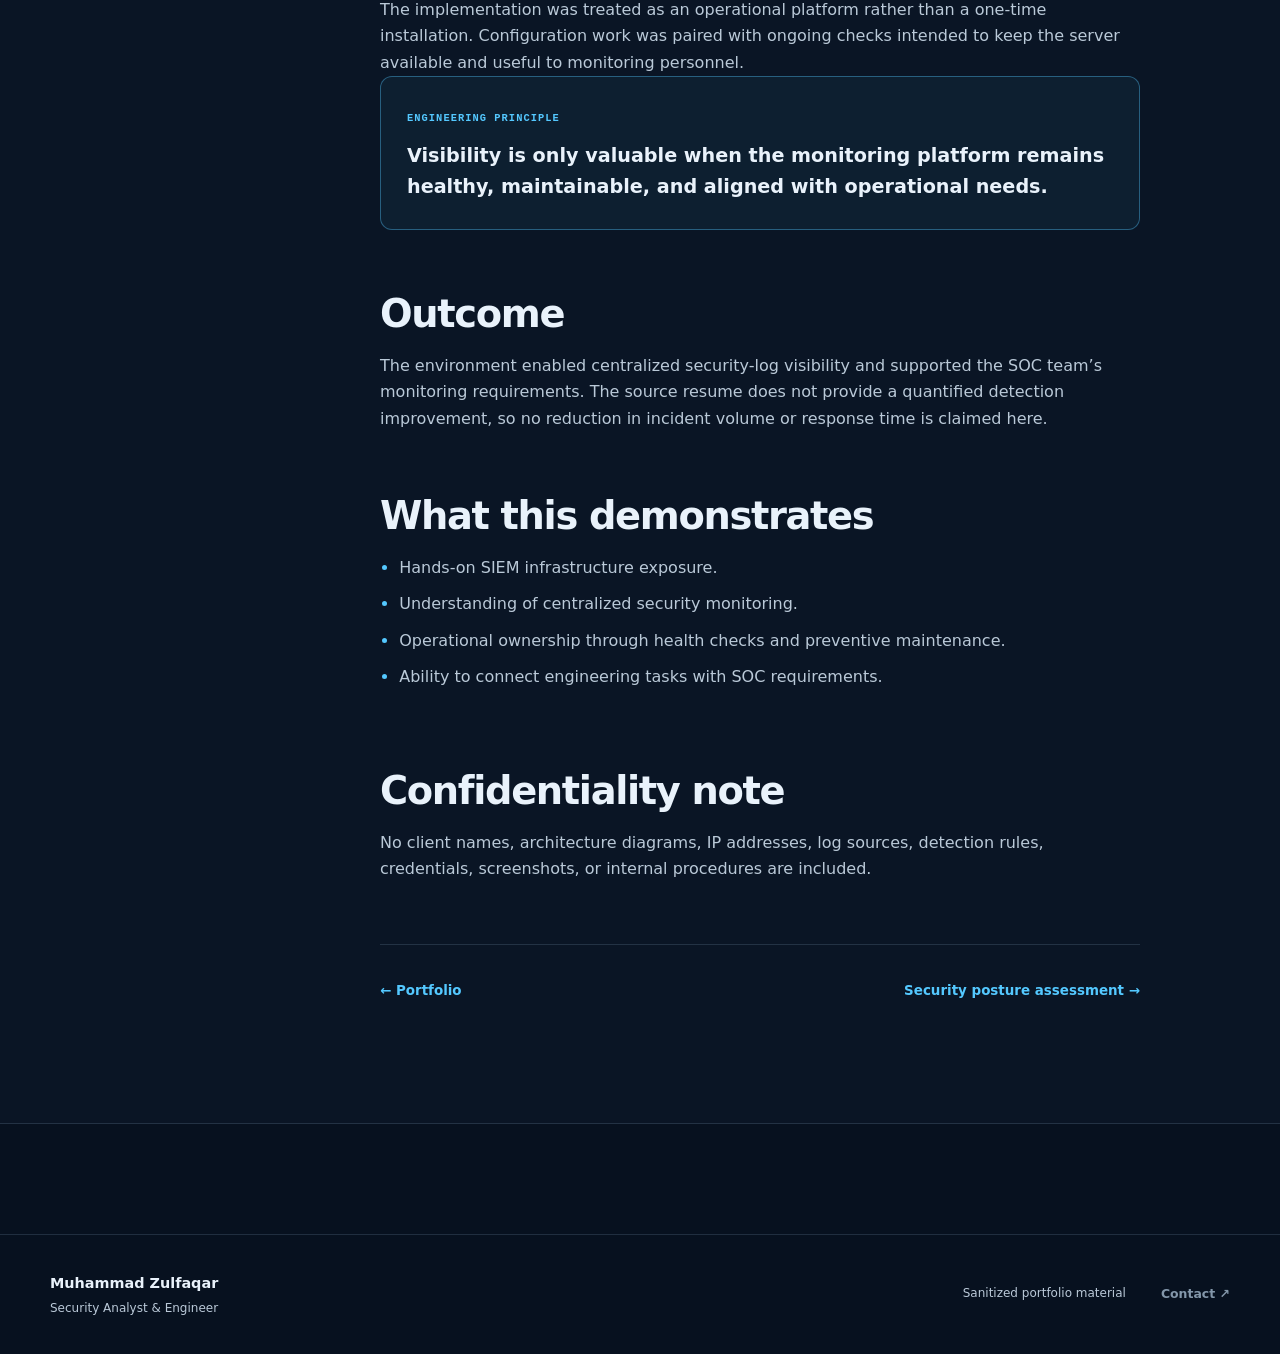
<file: case-studies/splunk-siem.html>
<!doctype html>
<html lang="en" data-theme="dark">
<head>
  <meta charset="utf-8">
  <meta name="viewport" content="width=device-width, initial-scale=1">
  <meta name="description" content="A sanitized case study covering Splunk SIEM installation, configuration, maintenance, and centralized security-log visibility.">
  <meta name="theme-color" content="#07111f">
  <meta name="color-scheme" content="dark light">
  <link rel="icon" href="../assets/icons/favicon.svg" type="image/svg+xml">
  <link rel="stylesheet" href="../styles.css">
  <title>Splunk Security Monitoring Environment | Muhammad Zulfaqar</title>
</head>
<body class="case-page">
  <a class="skip-link" href="#case-content">Skip to content</a>
  <div class="scroll-progress" aria-hidden="true"><span></span></div>
  <header class="site-header">
    <nav class="nav container" aria-label="Case-study navigation">
      <a class="brand" href="../index.html" aria-label="Return to portfolio home"><span class="brand-mark" aria-hidden="true">MZ</span><span class="brand-copy"><strong>Muhammad Zulfaqar</strong><small>Security Portfolio</small></span></a>
      <a class="text-link" href="../index.html#case-studies">All case studies</a>
      <button class="theme-toggle" type="button" aria-label="Switch to light theme" title="Toggle theme"><svg class="sun-icon" viewBox="0 0 24 24" aria-hidden="true"><circle cx="12" cy="12" r="4"></circle><path d="M12 2v2M12 20v2M4.93 4.93l1.42 1.42M17.66 17.66l1.41 1.41M2 12h2M20 12h2M4.93 19.07l1.42-1.42M17.66 6.34l1.41-1.41"></path></svg><svg class="moon-icon" viewBox="0 0 24 24" aria-hidden="true"><path d="M21 12.79A9 9 0 1 1 11.21 3 7 7 0 0 0 21 12.79z"></path></svg></button>
    </nav>
  </header>
  <main id="case-content">
    <section class="case-hero">
      <div class="container">
        <div class="case-breadcrumb"><a href="../index.html">Portfolio</a><span>/</span><a href="../index.html#case-studies">Case Studies</a><span>/</span><span>Splunk SIEM</span></div>
        <div class="case-hero-grid">
          <div><p class="case-label">Sanitized professional case study</p><h1>Splunk Security Monitoring Environment</h1><p class="case-summary">Establishing centralized security-event visibility by installing and configuring Splunk server components, then supporting the environment through preventive maintenance and health checks.</p></div>
          <dl class="case-meta"><div><dt>FOCUS</dt><dd>SIEM engineering</dd></div><div><dt>ROLE</dt><dd>Security analyst and engineer</dd></div><div><dt>PLATFORM</dt><dd>Splunk · Linux</dd></div><div><dt>OUTPUT</dt><dd>Centralized monitoring capability</dd></div></dl>
        </div>
      </div>
    </section>
    <section class="section-alt">
      <div class="container case-body">
        <aside class="case-side" aria-label="On this page"><p class="section-kicker">On this page</p><nav><a href="#context">Context</a><a href="#responsibility">Responsibility</a><a href="#approach">Approach</a><a href="#outcome">Outcome</a><a href="#demonstrates">What this demonstrates</a><a href="#confidentiality">Confidentiality note</a></nav></aside>
        <div class="case-main"><section class="case-section reveal" id="context"><h2>Context</h2><p>The organization required a centralized environment for collecting and monitoring security logs. The work formed part of establishing operational security-monitoring capability for the SOC team.</p><p>This portfolio summary intentionally excludes topology, data-source, configuration, client, and access-control details.</p></section><section class="case-section reveal" id="responsibility"><h2>Responsibility</h2><p>My responsibilities included installing and configuring Splunk server components for security-log monitoring and supporting the server after implementation.</p><ul><li>Installed and configured relevant Splunk components.</li><li>Supported centralized visibility into security events.</li><li>Performed preventive maintenance and environment health checks.</li><li>Worked within operational monitoring requirements.</li></ul></section><section class="case-section reveal" id="approach"><h2>Approach</h2><p>The implementation was treated as an operational platform rather than a one-time installation. Configuration work was paired with ongoing checks intended to keep the server available and useful to monitoring personnel.</p><div class="case-callout"><small>ENGINEERING PRINCIPLE</small><strong>Visibility is only valuable when the monitoring platform remains healthy, maintainable, and aligned with operational needs.</strong></div></section><section class="case-section reveal" id="outcome"><h2>Outcome</h2><p>The environment enabled centralized security-log visibility and supported the SOC team’s monitoring requirements. The source resume does not provide a quantified detection improvement, so no reduction in incident volume or response time is claimed here.</p></section><section class="case-section reveal" id="demonstrates"><h2>What this demonstrates</h2><ul><li>Hands-on SIEM infrastructure exposure.</li><li>Understanding of centralized security monitoring.</li><li>Operational ownership through health checks and preventive maintenance.</li><li>Ability to connect engineering tasks with SOC requirements.</li></ul></section><section class="case-section reveal" id="confidentiality"><h2>Confidentiality note</h2><p>No client names, architecture diagrams, IP addresses, log sources, detection rules, credentials, screenshots, or internal procedures are included.</p></section><nav class="case-nav" aria-label="Case study pagination"><a href="../index.html#case-studies">← Portfolio</a><a href="security-posture-assessment.html">Security posture assessment →</a></nav></div>
      </div>
    </section>
  </main>
  <footer class="site-footer"><div class="container footer-grid"><div><strong>Muhammad Zulfaqar</strong><p>Security Analyst & Engineer</p></div><p>Sanitized portfolio material</p><a href="../index.html#contact">Contact <span aria-hidden="true">↗</span></a></div></footer>
  <script src="../script.js" defer></script>
</body>
</html>
</file>
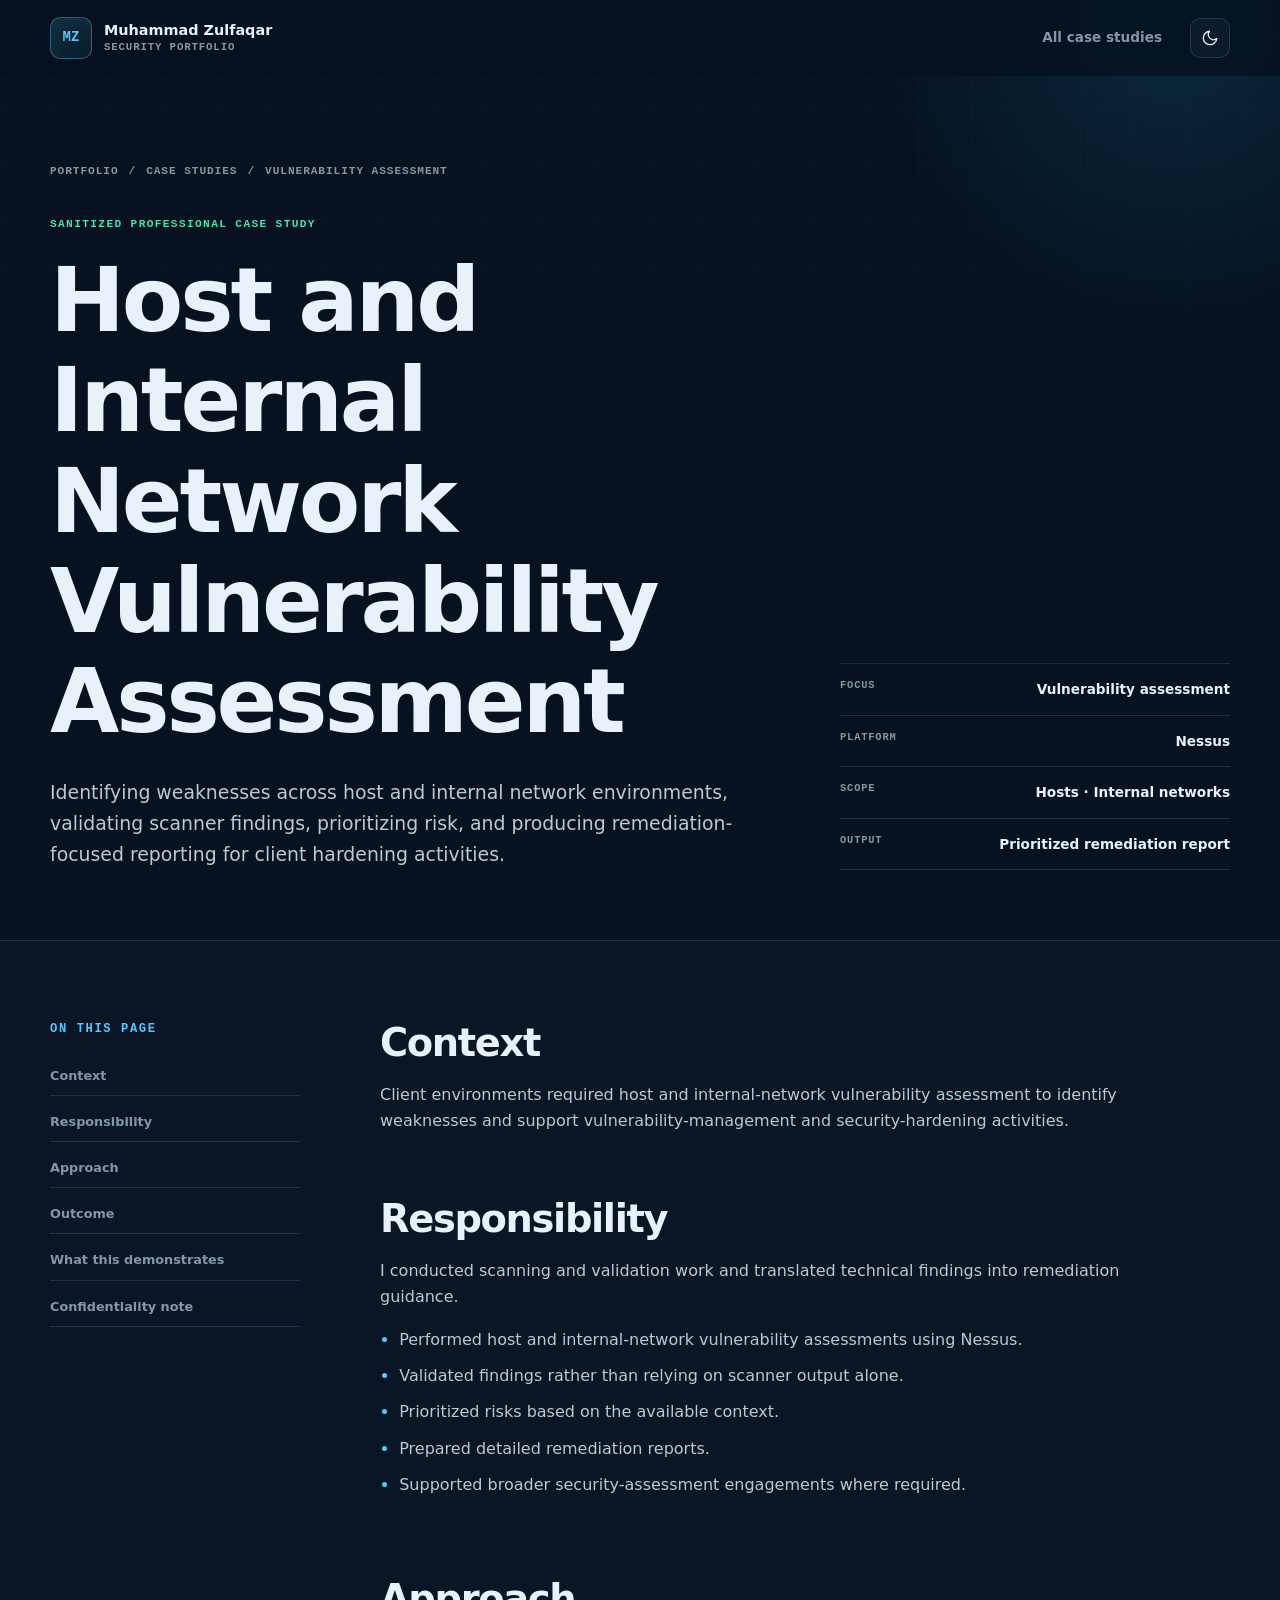
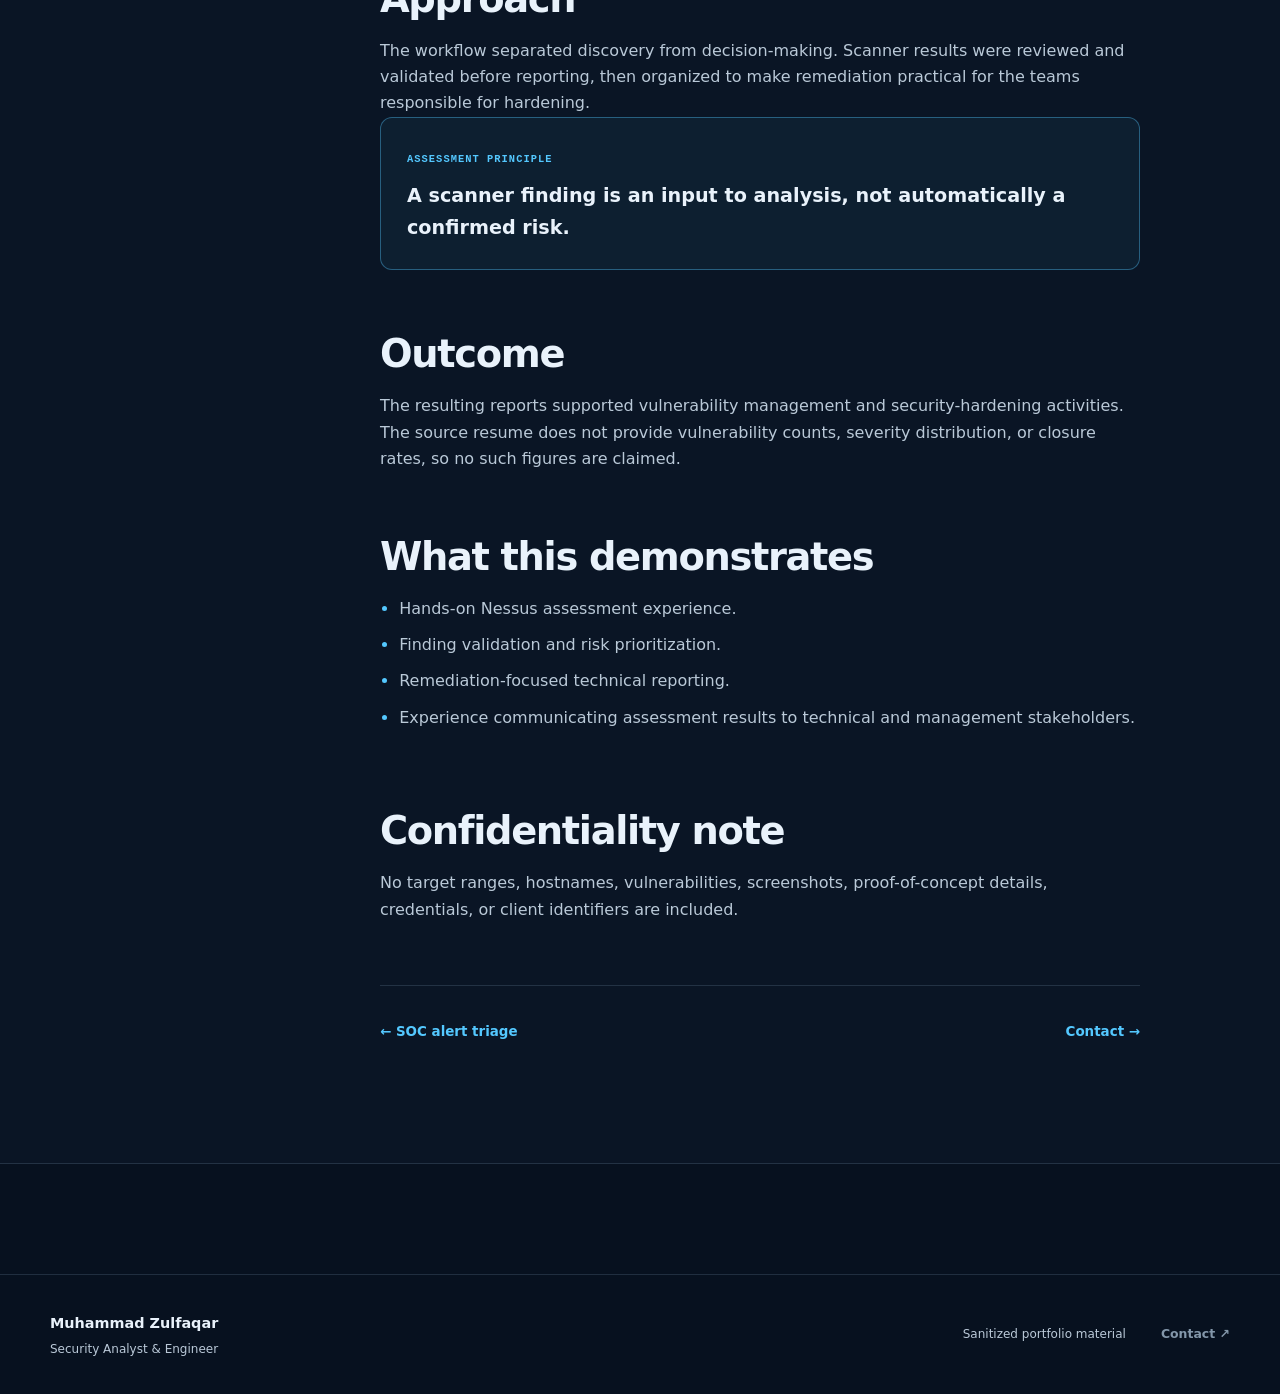
<file: case-studies/vulnerability-assessment.html>
<!doctype html>
<html lang="en" data-theme="dark">
<head>
  <meta charset="utf-8">
  <meta name="viewport" content="width=device-width, initial-scale=1">
  <meta name="description" content="A sanitized case study covering Nessus-based host and internal network vulnerability assessment, validation, prioritization, and remediation reporting.">
  <meta name="theme-color" content="#07111f">
  <meta name="color-scheme" content="dark light">
  <link rel="icon" href="../assets/icons/favicon.svg" type="image/svg+xml">
  <link rel="stylesheet" href="../styles.css">
  <title>Host and Internal Network Vulnerability Assessment | Muhammad Zulfaqar</title>
</head>
<body class="case-page">
  <a class="skip-link" href="#case-content">Skip to content</a>
  <div class="scroll-progress" aria-hidden="true"><span></span></div>
  <header class="site-header">
    <nav class="nav container" aria-label="Case-study navigation">
      <a class="brand" href="../index.html" aria-label="Return to portfolio home"><span class="brand-mark" aria-hidden="true">MZ</span><span class="brand-copy"><strong>Muhammad Zulfaqar</strong><small>Security Portfolio</small></span></a>
      <a class="text-link" href="../index.html#case-studies">All case studies</a>
      <button class="theme-toggle" type="button" aria-label="Switch to light theme" title="Toggle theme"><svg class="sun-icon" viewBox="0 0 24 24" aria-hidden="true"><circle cx="12" cy="12" r="4"></circle><path d="M12 2v2M12 20v2M4.93 4.93l1.42 1.42M17.66 17.66l1.41 1.41M2 12h2M20 12h2M4.93 19.07l1.42-1.42M17.66 6.34l1.41-1.41"></path></svg><svg class="moon-icon" viewBox="0 0 24 24" aria-hidden="true"><path d="M21 12.79A9 9 0 1 1 11.21 3 7 7 0 0 0 21 12.79z"></path></svg></button>
    </nav>
  </header>
  <main id="case-content">
    <section class="case-hero">
      <div class="container">
        <div class="case-breadcrumb"><a href="../index.html">Portfolio</a><span>/</span><a href="../index.html#case-studies">Case Studies</a><span>/</span><span>Vulnerability Assessment</span></div>
        <div class="case-hero-grid">
          <div><p class="case-label">Sanitized professional case study</p><h1>Host and Internal Network Vulnerability Assessment</h1><p class="case-summary">Identifying weaknesses across host and internal network environments, validating scanner findings, prioritizing risk, and producing remediation-focused reporting for client hardening activities.</p></div>
          <dl class="case-meta"><div><dt>FOCUS</dt><dd>Vulnerability assessment</dd></div><div><dt>PLATFORM</dt><dd>Nessus</dd></div><div><dt>SCOPE</dt><dd>Hosts · Internal networks</dd></div><div><dt>OUTPUT</dt><dd>Prioritized remediation report</dd></div></dl>
        </div>
      </div>
    </section>
    <section class="section-alt">
      <div class="container case-body">
        <aside class="case-side" aria-label="On this page"><p class="section-kicker">On this page</p><nav><a href="#context">Context</a><a href="#responsibility">Responsibility</a><a href="#approach">Approach</a><a href="#outcome">Outcome</a><a href="#demonstrates">What this demonstrates</a><a href="#confidentiality">Confidentiality note</a></nav></aside>
        <div class="case-main"><section class="case-section reveal" id="context"><h2>Context</h2><p>Client environments required host and internal-network vulnerability assessment to identify weaknesses and support vulnerability-management and security-hardening activities.</p></section><section class="case-section reveal" id="responsibility"><h2>Responsibility</h2><p>I conducted scanning and validation work and translated technical findings into remediation guidance.</p><ul><li>Performed host and internal-network vulnerability assessments using Nessus.</li><li>Validated findings rather than relying on scanner output alone.</li><li>Prioritized risks based on the available context.</li><li>Prepared detailed remediation reports.</li><li>Supported broader security-assessment engagements where required.</li></ul></section><section class="case-section reveal" id="approach"><h2>Approach</h2><p>The workflow separated discovery from decision-making. Scanner results were reviewed and validated before reporting, then organized to make remediation practical for the teams responsible for hardening.</p><div class="case-callout"><small>ASSESSMENT PRINCIPLE</small><strong>A scanner finding is an input to analysis, not automatically a confirmed risk.</strong></div></section><section class="case-section reveal" id="outcome"><h2>Outcome</h2><p>The resulting reports supported vulnerability management and security-hardening activities. The source resume does not provide vulnerability counts, severity distribution, or closure rates, so no such figures are claimed.</p></section><section class="case-section reveal" id="demonstrates"><h2>What this demonstrates</h2><ul><li>Hands-on Nessus assessment experience.</li><li>Finding validation and risk prioritization.</li><li>Remediation-focused technical reporting.</li><li>Experience communicating assessment results to technical and management stakeholders.</li></ul></section><section class="case-section reveal" id="confidentiality"><h2>Confidentiality note</h2><p>No target ranges, hostnames, vulnerabilities, screenshots, proof-of-concept details, credentials, or client identifiers are included.</p></section><nav class="case-nav" aria-label="Case study pagination"><a href="soc-alert-triage.html">← SOC alert triage</a><a href="../index.html#contact">Contact →</a></nav></div>
      </div>
    </section>
  </main>
  <footer class="site-footer"><div class="container footer-grid"><div><strong>Muhammad Zulfaqar</strong><p>Security Analyst & Engineer</p></div><p>Sanitized portfolio material</p><a href="../index.html#contact">Contact <span aria-hidden="true">↗</span></a></div></footer>
  <script src="../script.js" defer></script>
</body>
</html>
</file>
<file: styles.css>
:root {
  --bg: #07111f;
  --bg-deep: #050c16;
  --surface: #0d1a2b;
  --surface-2: #122238;
  --surface-3: #172a43;
  --text: #e9f2fb;
  --text-soft: #bac9d8;
  --muted: #8397aa;
  --primary: #54c8ff;
  --primary-strong: #1fb5f5;
  --success: #46e2aa;
  --border: rgba(148, 181, 209, 0.18);
  --border-strong: rgba(84, 200, 255, 0.38);
  --shadow: 0 28px 80px rgba(0, 0, 0, 0.32);
  --radius: 20px;
  --radius-sm: 12px;
  --container: 1180px;
  --header-height: 76px;
  --font-sans: Inter, ui-sans-serif, system-ui, -apple-system, BlinkMacSystemFont, "Segoe UI", sans-serif;
  --font-mono: "SFMono-Regular", Consolas, "Liberation Mono", monospace;
}

html[data-theme="light"] {
  --bg: #f5f8fb;
  --bg-deep: #edf3f8;
  --surface: #ffffff;
  --surface-2: #eef5fb;
  --surface-3: #e2eef7;
  --text: #102033;
  --text-soft: #344b60;
  --muted: #60758a;
  --primary: #087eb5;
  --primary-strong: #006c9e;
  --success: #087d5c;
  --border: rgba(36, 75, 106, 0.15);
  --border-strong: rgba(8, 126, 181, 0.32);
  --shadow: 0 28px 70px rgba(34, 64, 88, 0.12);
}

* { box-sizing: border-box; }
html { scroll-behavior: smooth; scroll-padding-top: calc(var(--header-height) + 22px); }
body { margin: 0; min-width: 320px; background: var(--bg); color: var(--text); font-family: var(--font-sans); line-height: 1.65; -webkit-font-smoothing: antialiased; transition: background .25s ease, color .25s ease; }
body::before { content: ""; position: fixed; inset: 0; pointer-events: none; background-image: linear-gradient(rgba(125,170,205,.035) 1px, transparent 1px), linear-gradient(90deg, rgba(125,170,205,.035) 1px, transparent 1px); background-size: 54px 54px; mask-image: linear-gradient(to bottom, black, transparent 80%); z-index: -2; }
body::after { content: ""; position: fixed; width: 650px; height: 650px; top: -300px; right: -220px; background: radial-gradient(circle, rgba(32,181,245,.14), transparent 68%); pointer-events: none; z-index: -1; }
img, svg { display: block; max-width: 100%; }
a { color: inherit; text-decoration: none; }
button, a { -webkit-tap-highlight-color: transparent; }
button { font: inherit; }
p { margin: 0; color: var(--text-soft); }
h1, h2, h3 { margin: 0; color: var(--text); line-height: 1.12; letter-spacing: -.035em; }
h1 { font-size: clamp(2.75rem, 5vw, 5rem); font-weight: 780; }
h2 { font-size: clamp(2.25rem, 4.5vw, 4.2rem); font-weight: 740; }
h3 { font-size: 1.35rem; font-weight: 700; }
ul { padding-left: 1.2rem; }
::selection { background: var(--primary); color: var(--bg-deep); }

.container { width: min(calc(100% - 40px), var(--container)); margin-inline: auto; }
.section { padding: 112px 0; position: relative; }
.section-alt { background: color-mix(in srgb, var(--surface) 54%, transparent); border-block: 1px solid var(--border); }
.section-grid { display: grid; grid-template-columns: .82fr 1.18fr; gap: clamp(50px, 8vw, 110px); }
.section-intro { position: sticky; top: calc(var(--header-height) + 40px); align-self: start; }
.section-kicker, .eyebrow { color: var(--primary); font: 700 .76rem/1.4 var(--font-mono); letter-spacing: .13em; text-transform: uppercase; }
.section-kicker { margin-bottom: 18px; }
.section-header { display: grid; grid-template-columns: 1.15fr .75fr; gap: 50px; align-items: end; margin-bottom: 56px; }
.section-header > p { max-width: 520px; justify-self: end; }
.large-copy { font-size: clamp(1.3rem, 2.2vw, 1.85rem); line-height: 1.52; color: var(--text); letter-spacing: -.02em; margin-bottom: 24px; }

.skip-link { position: fixed; top: 10px; left: 10px; transform: translateY(-150%); background: var(--primary); color: var(--bg-deep); padding: 10px 16px; border-radius: 8px; z-index: 1000; font-weight: 800; }
.skip-link:focus { transform: translateY(0); }
.scroll-progress { position: fixed; inset: 0 0 auto; height: 2px; z-index: 999; background: transparent; }
.scroll-progress span { display: block; width: 0; height: 100%; background: linear-gradient(90deg, var(--primary), var(--success)); }

.site-header { height: var(--header-height); position: sticky; top: 0; z-index: 100; background: color-mix(in srgb, var(--bg) 82%, transparent); backdrop-filter: blur(18px); border-bottom: 1px solid transparent; transition: border-color .2s ease, background .2s ease; }
.site-header.scrolled { border-color: var(--border); }
.nav { height: 100%; display: flex; align-items: center; gap: 28px; }
.brand { display: inline-flex; align-items: center; gap: 12px; margin-right: auto; }
.brand-mark { display: grid; place-items: center; width: 42px; aspect-ratio: 1; border: 1px solid var(--border-strong); border-radius: 10px; background: linear-gradient(145deg, rgba(84,200,255,.16), rgba(70,226,170,.05)); color: var(--primary); font: 800 .88rem/1 var(--font-mono); box-shadow: inset 0 0 22px rgba(84,200,255,.05); }
.brand-copy { display: grid; line-height: 1.2; }
.brand-copy strong { font-size: .9rem; }
.brand-copy small { margin-top: 3px; color: var(--muted); font: 600 .67rem/1 var(--font-mono); text-transform: uppercase; letter-spacing: .08em; }
.nav-menu { display: flex; align-items: center; gap: clamp(15px, 2vw, 28px); }
.nav-menu a { color: var(--muted); font-size: .84rem; font-weight: 680; transition: color .2s ease; position: relative; }
.nav-menu a::after { content: ""; position: absolute; left: 0; right: 100%; bottom: -7px; height: 1px; background: var(--primary); transition: right .2s ease; }
.nav-menu a:hover, .nav-menu a.active { color: var(--text); }
.nav-menu a:hover::after, .nav-menu a.active::after { right: 0; }
.theme-toggle, .nav-toggle { border: 1px solid var(--border); background: var(--surface); color: var(--text); border-radius: 10px; cursor: pointer; }
.theme-toggle { width: 40px; height: 40px; padding: 10px; }
.theme-toggle svg { fill: none; stroke: currentColor; stroke-width: 1.7; stroke-linecap: round; stroke-linejoin: round; }
html[data-theme="dark"] .sun-icon, html[data-theme="light"] .moon-icon { display: none; }
.nav-toggle { display: none; width: 44px; height: 40px; padding: 10px; }
.nav-toggle span { display: block; height: 1px; background: currentColor; margin: 5px 0; transition: transform .2s ease, opacity .2s ease; }

.hero { min-height: calc(100svh - var(--header-height)); display: grid; align-items: center; overflow: hidden; padding: 72px 0 96px; }
.hero-grid { display: grid; grid-template-columns: 1.08fr .92fr; align-items: center; gap: clamp(50px, 7vw, 100px); }
.eyebrow { display: inline-flex; align-items: center; gap: 10px; margin-bottom: 25px; }
.status-dot { width: 8px; height: 8px; border-radius: 50%; background: var(--success); box-shadow: 0 0 0 5px color-mix(in srgb, var(--success) 15%, transparent), 0 0 20px var(--success); }
.hero h1 span { color: var(--primary); }
.hero-lead { max-width: 720px; font-size: clamp(1.05rem, 1.8vw, 1.22rem); margin-top: 30px; }
.hero-actions { display: flex; flex-wrap: wrap; gap: 14px; margin-top: 38px; }
.button { min-height: 50px; display: inline-flex; align-items: center; justify-content: center; gap: 10px; padding: 0 20px; border: 1px solid transparent; border-radius: 11px; font-weight: 760; font-size: .9rem; cursor: pointer; transition: transform .2s ease, border-color .2s ease, background .2s ease, box-shadow .2s ease; }
.button svg { width: 18px; fill: none; stroke: currentColor; stroke-width: 2; stroke-linecap: round; stroke-linejoin: round; }
.button:hover { transform: translateY(-2px); }
.button-primary { background: var(--primary); color: var(--bg-deep); box-shadow: 0 12px 35px color-mix(in srgb, var(--primary) 20%, transparent); }
.button-primary:hover { background: var(--primary-strong); }
.button-secondary { color: var(--text); border-color: var(--border); background: color-mix(in srgb, var(--surface) 85%, transparent); }
.button-secondary:hover { border-color: var(--border-strong); background: var(--surface-2); }
.hero-links { display: flex; flex-wrap: wrap; gap: 24px; margin-top: 28px; }
.hero-links a, .text-link { color: var(--muted); font-size: .85rem; font-weight: 700; }
.hero-links a:hover, .text-link:hover { color: var(--primary); }

.hero-console { position: relative; min-width: 0; }
.console-window { position: relative; border: 1px solid var(--border-strong); border-radius: 22px; background: linear-gradient(145deg, color-mix(in srgb, var(--surface) 94%, transparent), color-mix(in srgb, var(--surface-2) 80%, transparent)); box-shadow: var(--shadow), inset 0 0 80px rgba(84,200,255,.03); overflow: hidden; z-index: 2; }
.console-window::before { content: ""; position: absolute; inset: 0; background: linear-gradient(115deg, transparent 20%, rgba(84,200,255,.04), transparent 60%); pointer-events: none; }
.console-bar { height: 50px; display: grid; grid-template-columns: auto 1fr auto; align-items: center; gap: 16px; padding: 0 18px; border-bottom: 1px solid var(--border); background: color-mix(in srgb, var(--bg-deep) 45%, transparent); }
.window-dots { display: flex; gap: 6px; }
.window-dots span { width: 7px; height: 7px; border-radius: 50%; background: var(--muted); opacity: .55; }
.console-bar p { text-align: center; font: 600 .68rem/1 var(--font-mono); color: var(--muted); }
.console-lock svg { width: 17px; fill: none; stroke: var(--success); stroke-width: 1.7; }
.console-body { padding: 30px; }
.console-heading { display: flex; align-items: center; gap: 16px; padding-bottom: 25px; border-bottom: 1px solid var(--border); }
.console-heading small { display: block; color: var(--muted); font: 600 .65rem/1.4 var(--font-mono); letter-spacing: .13em; }
.console-heading strong { color: var(--success); font-size: 1.12rem; }
.signal-icon { width: 44px; height: 44px; display: flex; align-items: end; justify-content: center; gap: 4px; padding: 10px; border-radius: 11px; background: rgba(70,226,170,.08); border: 1px solid rgba(70,226,170,.25); }
.signal-icon i { display: block; width: 3px; background: var(--success); border-radius: 4px; animation: signal 1.8s ease-in-out infinite alternate; }
.signal-icon i:nth-child(1) { height: 7px; animation-delay: -.4s; }.signal-icon i:nth-child(2) { height: 13px; animation-delay: -.8s; }.signal-icon i:nth-child(3) { height: 19px; animation-delay: -.2s; }.signal-icon i:nth-child(4) { height: 24px; animation-delay: -.6s; }
@keyframes signal { to { transform: scaleY(.55); opacity: .45; } }
.profile-data { margin: 0; }
.profile-data div { display: grid; grid-template-columns: 105px 1fr; gap: 15px; padding: 13px 0; border-bottom: 1px solid var(--border); }
.profile-data dt { color: var(--muted); font: 600 .66rem/1.5 var(--font-mono); letter-spacing: .1em; }
.profile-data dd { margin: 0; color: var(--text); font-size: .84rem; font-weight: 650; text-align: right; }
.console-stack { display: flex; flex-wrap: wrap; gap: 7px; margin: 23px 0; }
.console-stack span, .tag-list span { border: 1px solid var(--border); background: color-mix(in srgb, var(--surface-2) 80%, transparent); border-radius: 999px; color: var(--text-soft); font: 600 .66rem/1 var(--font-mono); padding: 7px 9px; }
.console-line { min-height: 43px; display: flex; align-items: center; gap: 7px; padding: 11px 13px; border-radius: 9px; background: var(--bg-deep); font: 600 .67rem/1.4 var(--font-mono); overflow: hidden; white-space: nowrap; }
.console-line span { color: var(--success); }.console-line strong { color: var(--text-soft); font-weight: 500; }.console-line i { width: 6px; height: 14px; background: var(--primary); animation: blink .9s steps(2,end) infinite; }
@keyframes blink { 50% { opacity: 0; } }
.orbit { position: absolute; border: 1px solid var(--border); border-radius: 50%; z-index: 1; }
.orbit-one { width: 180px; height: 180px; top: -55px; right: -50px; }
.orbit-two { width: 100px; height: 100px; bottom: -40px; left: -35px; border-color: rgba(70,226,170,.24); }

.metrics { border-block: 1px solid var(--border); background: var(--bg-deep); }
.metric-grid { display: grid; grid-template-columns: repeat(4, 1fr); }
.metric-card { padding: 31px 24px; border-right: 1px solid var(--border); }
.metric-card:first-child { border-left: 1px solid var(--border); }
.metric-number { display: block; color: var(--text); font: 750 clamp(1.8rem, 4vw, 3rem)/1 var(--font-mono); letter-spacing: -.05em; margin-bottom: 12px; }
.metric-card p { font-size: .82rem; line-height: 1.5; }

.about-content > p + p { margin-top: 20px; }
.principles-grid { display: grid; grid-template-columns: repeat(3, 1fr); gap: 14px; margin-top: 45px; }
.principles-grid article { padding: 22px; background: var(--surface); border: 1px solid var(--border); border-radius: var(--radius-sm); }
.principles-grid article > span { color: var(--primary); font: 700 .68rem/1 var(--font-mono); }
.principles-grid h3 { font-size: 1.02rem; margin: 25px 0 10px; letter-spacing: -.02em; }
.principles-grid p { font-size: .82rem; }

.case-grid { display: grid; grid-template-columns: repeat(2, 1fr); gap: 20px; }
.case-card { min-height: 430px; display: flex; flex-direction: column; padding: 30px; border: 1px solid var(--border); border-radius: var(--radius); background: var(--surface); position: relative; overflow: hidden; transition: transform .25s ease, border-color .25s ease, box-shadow .25s ease; }
.case-card::after { content: ""; position: absolute; inset: auto -60px -80px auto; width: 190px; height: 190px; border-radius: 50%; background: radial-gradient(circle, rgba(84,200,255,.1), transparent 68%); transition: transform .3s ease; }
.case-card:hover { transform: translateY(-5px); border-color: var(--border-strong); box-shadow: var(--shadow); }
.case-card:hover::after { transform: scale(1.2); }
.case-card.featured { background: linear-gradient(145deg, color-mix(in srgb, var(--surface-2) 92%, transparent), var(--surface)); }
.case-top { display: flex; justify-content: space-between; color: var(--muted); font: 700 .66rem/1 var(--font-mono); letter-spacing: .1em; }
.case-icon { width: 65px; height: 65px; display: grid; place-items: center; margin: 46px 0 30px; border: 1px solid var(--border-strong); border-radius: 16px; background: rgba(84,200,255,.07); }
.case-icon svg { width: 39px; fill: none; stroke: var(--primary); stroke-width: 2; stroke-linecap: round; stroke-linejoin: round; }
.case-card h3 { font-size: clamp(1.45rem, 2.5vw, 2.05rem); max-width: 480px; }
.case-card > p { margin-top: 16px; max-width: 570px; }
.case-result { display: grid; gap: 5px; margin-top: 28px; padding-left: 13px; border-left: 2px solid var(--success); }
.case-result small { color: var(--muted); font: 650 .62rem/1 var(--font-mono); letter-spacing: .1em; }
.case-result strong { font-size: .86rem; }
.case-link { margin-top: auto; padding-top: 25px; color: var(--primary); font-size: .85rem; font-weight: 750; z-index: 1; }

.timeline { max-width: 1040px; margin: 0 auto; }
.timeline-item { display: grid; grid-template-columns: 180px 34px 1fr; gap: 22px; }
.timeline-date { padding-top: 5px; color: var(--muted); font: 650 .69rem/1.45 var(--font-mono); letter-spacing: .08em; text-align: right; }
.timeline-marker { position: relative; display: flex; justify-content: center; }
.timeline-marker::after { content: ""; position: absolute; width: 1px; top: 17px; bottom: 0; background: var(--border); }
.timeline-marker span { width: 13px; height: 13px; border-radius: 50%; border: 2px solid var(--primary); background: var(--bg); box-shadow: 0 0 0 5px rgba(84,200,255,.08); z-index: 1; }
.timeline-content { padding: 0 0 68px; }
.role-heading { display: flex; justify-content: space-between; gap: 30px; margin-bottom: 21px; }
.role-heading h3 { font-size: 1.5rem; }
.role-heading p { margin-top: 6px; font-size: .86rem; }
.role-status { height: fit-content; padding: 6px 9px; border: 1px solid rgba(70,226,170,.24); border-radius: 999px; color: var(--success); background: rgba(70,226,170,.06); font: 650 .62rem/1 var(--font-mono); text-transform: uppercase; white-space: nowrap; }
.timeline-content ul { margin: 0; display: grid; gap: 9px; color: var(--text-soft); }
.timeline-content li { padding-left: 5px; }
.timeline-content li::marker { color: var(--primary); }

.capability-grid { display: grid; grid-template-columns: repeat(2, 1fr); gap: 18px; }
.capability-card { min-height: 280px; padding: 30px; display: grid; grid-template-columns: 48px 1fr; gap: 22px; background: var(--surface); border: 1px solid var(--border); border-radius: var(--radius); }
.capability-wide { grid-column: 1 / -1; min-height: 235px; }
.capability-number { color: var(--primary); font: 750 .75rem/1.4 var(--font-mono); }
.capability-card h3 { font-size: 1.5rem; margin-bottom: 14px; }
.capability-card p { max-width: 730px; }
.tag-list { display: flex; flex-wrap: wrap; gap: 8px; margin-top: 25px; }

.credential-grid { display: grid; grid-template-columns: repeat(2, 1fr); gap: 18px; }
.credential-card { min-height: 200px; display: grid; grid-template-columns: 80px 1fr; gap: 24px; align-items: center; padding: 28px; border: 1px solid var(--border); border-radius: var(--radius); background: var(--surface); }
.education-card { grid-column: 1 / -1; }
.credential-badge { width: 70px; height: 70px; display: grid; place-items: center; border-radius: 50%; border: 1px solid var(--border-strong); color: var(--primary); background: rgba(84,200,255,.06); font: 760 .9rem/1 var(--font-mono); }
.credential-type { color: var(--primary); font: 650 .62rem/1.4 var(--font-mono); letter-spacing: .1em; margin-bottom: 10px; }
.credential-card h3 { font-size: 1.3rem; }
.credential-card div > p:not(.credential-type) { margin-top: 7px; }
.credential-card small { display: block; color: var(--muted); margin-top: 12px; line-height: 1.55; }

.contact-section { padding-top: 40px; }
.contact-panel { min-height: 390px; display: grid; grid-template-columns: 1.25fr .65fr; align-items: center; gap: 60px; padding: clamp(35px, 6vw, 70px); border: 1px solid var(--border-strong); border-radius: 28px; background: linear-gradient(135deg, var(--surface-2), var(--surface)); box-shadow: var(--shadow); position: relative; overflow: hidden; }
.contact-panel::after { content: ""; position: absolute; width: 460px; height: 460px; right: -190px; top: -180px; border: 1px solid rgba(84,200,255,.15); border-radius: 50%; box-shadow: 0 0 0 50px rgba(84,200,255,.025), 0 0 0 100px rgba(84,200,255,.015); }
.contact-panel h2 { font-size: clamp(2.2rem, 5vw, 4.5rem); max-width: 780px; }
.contact-panel > div > p:last-child { margin-top: 20px; max-width: 650px; }
.contact-actions { display: grid; gap: 13px; position: relative; z-index: 1; }
.contact-actions .text-link { margin-top: 8px; text-align: center; }

.site-footer { padding: 35px 0; margin-top: 110px; border-top: 1px solid var(--border); }
.footer-grid { display: grid; grid-template-columns: 1fr auto auto; gap: 35px; align-items: center; }
.footer-grid strong { font-size: .9rem; }.footer-grid p { font-size: .75rem; }.footer-grid div p { margin-top: 3px; }
.footer-grid a { color: var(--muted); font-size: .78rem; font-weight: 700; }
.footer-grid a:hover { color: var(--primary); }

.toast { position: fixed; left: 50%; bottom: 25px; transform: translate(-50%, 120px); padding: 11px 15px; border: 1px solid var(--border-strong); border-radius: 10px; background: var(--surface-3); color: var(--text); box-shadow: var(--shadow); z-index: 300; font-size: .8rem; opacity: 0; transition: transform .25s ease, opacity .25s ease; }
.toast.show { transform: translate(-50%, 0); opacity: 1; }

.reveal { opacity: 0; transform: translateY(18px); transition: opacity .7s cubic-bezier(.2,.8,.2,1), transform .7s cubic-bezier(.2,.8,.2,1); }
.reveal.visible { opacity: 1; transform: none; }

:focus-visible { outline: 2px solid var(--primary); outline-offset: 4px; border-radius: 4px; }

/* Case-study pages */
.case-page .site-header { position: sticky; }
.case-hero { padding: 90px 0 70px; }
.case-breadcrumb { display: flex; align-items: center; gap: 10px; color: var(--muted); font: 650 .7rem/1 var(--font-mono); text-transform: uppercase; letter-spacing: .08em; margin-bottom: 40px; }
.case-breadcrumb a:hover { color: var(--primary); }
.case-hero-grid { display: grid; grid-template-columns: 1.2fr .65fr; gap: 70px; align-items: end; }
.case-label { color: var(--success); font: 700 .7rem/1.4 var(--font-mono); letter-spacing: .12em; text-transform: uppercase; }
.case-hero h1 { font-size: clamp(2.7rem, 7vw, 6rem); margin-top: 17px; }
.case-summary { max-width: 780px; font-size: 1.18rem; margin-top: 25px; }
.case-meta { margin: 0; border-top: 1px solid var(--border); }
.case-meta div { display: grid; grid-template-columns: 95px 1fr; gap: 15px; padding: 14px 0; border-bottom: 1px solid var(--border); }
.case-meta dt { color: var(--muted); font: 650 .65rem/1.4 var(--font-mono); letter-spacing: .08em; }
.case-meta dd { margin: 0; color: var(--text); text-align: right; font-size: .85rem; font-weight: 650; }
.case-body { display: grid; grid-template-columns: 250px minmax(0, 760px); gap: 80px; align-items: start; padding: 80px 0 120px; }
.case-side { position: sticky; top: calc(var(--header-height) + 35px); }
.case-side nav { display: grid; gap: 6px; }
.case-side a { padding: 9px 0; color: var(--muted); font-size: .8rem; font-weight: 680; border-bottom: 1px solid var(--border); }
.case-side a:hover { color: var(--primary); }
.case-main { display: grid; gap: 62px; }
.case-section h2 { font-size: clamp(1.75rem, 3vw, 2.6rem); margin-bottom: 18px; }
.case-section p + p { margin-top: 17px; }
.case-section ul { display: grid; gap: 10px; color: var(--text-soft); }
.case-section li::marker { color: var(--primary); }
.case-callout { padding: 26px; border: 1px solid var(--border-strong); border-radius: var(--radius-sm); background: rgba(84,200,255,.055); }
.case-callout small { color: var(--primary); font: 700 .65rem/1.4 var(--font-mono); letter-spacing: .1em; }
.case-callout strong { display: block; margin-top: 10px; font-size: 1.2rem; }
.case-nav { display: flex; justify-content: space-between; gap: 20px; padding-top: 35px; border-top: 1px solid var(--border); }
.case-nav a { color: var(--primary); font-weight: 750; font-size: .84rem; }

.error-page { min-height: 100svh; display: grid; place-items: center; text-align: center; padding: 40px; }
.error-card { max-width: 680px; }
.error-code { color: var(--primary); font: 800 clamp(4rem, 16vw, 9rem)/1 var(--font-mono); }
.error-card h1 { font-size: clamp(2rem, 5vw, 3.8rem); margin: 20px 0; }
.error-card .button { margin-top: 30px; }

@media (max-width: 980px) {
  .nav-menu { position: fixed; inset: var(--header-height) 20px auto; display: grid; padding: 20px; border: 1px solid var(--border); border-radius: 14px; background: var(--surface); box-shadow: var(--shadow); transform: translateY(-15px); opacity: 0; visibility: hidden; transition: .2s ease; }
  .nav-menu.open { transform: none; opacity: 1; visibility: visible; }
  .nav-menu a { padding: 9px; }
  .nav-toggle { display: block; order: 2; }.theme-toggle { order: 3; }.brand { order: 1; }
  .nav-toggle[aria-expanded="true"] span:nth-child(1) { transform: translateY(6px) rotate(45deg); }.nav-toggle[aria-expanded="true"] span:nth-child(2) { opacity: 0; }.nav-toggle[aria-expanded="true"] span:nth-child(3) { transform: translateY(-6px) rotate(-45deg); }
  .hero-grid, .section-grid, .contact-panel, .case-hero-grid { grid-template-columns: 1fr; }
  .hero { padding-top: 55px; }.hero-console { max-width: 650px; }
  .section-intro, .case-side { position: static; }
  .section-header { grid-template-columns: 1fr; gap: 20px; }.section-header > p { justify-self: start; }
  .metric-grid { grid-template-columns: repeat(2, 1fr); }.metric-card:nth-child(2) { border-right: 0; }.metric-card:nth-child(n+3) { border-top: 1px solid var(--border); }
  .case-body { grid-template-columns: 1fr; gap: 45px; }.case-side nav { grid-template-columns: repeat(3, 1fr); gap: 10px; }.case-side a { border: 1px solid var(--border); padding: 10px; border-radius: 8px; }
}

@media (max-width: 720px) {
  .container { width: min(calc(100% - 28px), var(--container)); }
  .section { padding: 82px 0; }.site-header { --header-height: 68px; }
  .brand-copy { display: none; }
  .hero { min-height: auto; padding: 60px 0 75px; }.hero h1 { font-size: clamp(2.55rem, 12vw, 4.5rem); }.hero-actions { display: grid; }.button { width: 100%; }
  .console-body { padding: 22px; }.profile-data div { grid-template-columns: 1fr; gap: 4px; }.profile-data dd { text-align: left; }.console-line { font-size: .58rem; }
  .metric-grid, .case-grid, .principles-grid, .capability-grid, .credential-grid { grid-template-columns: 1fr; }.metric-card { border-right: 0; border-left: 1px solid var(--border); border-top: 1px solid var(--border); }.metric-card:first-child { border-top: 0; }
  .case-card { min-height: 420px; padding: 24px; }.case-card.featured { grid-column: auto; }
  .principles-grid { gap: 12px; }.capability-wide, .education-card { grid-column: auto; }.capability-card { grid-template-columns: 35px 1fr; padding: 24px; }
  .timeline-item { grid-template-columns: 24px 1fr; gap: 14px; }.timeline-date { grid-column: 2; text-align: left; padding: 0 0 10px; }.timeline-marker { grid-column: 1; grid-row: 1 / span 2; }.timeline-content { grid-column: 2; }.role-heading { display: grid; gap: 12px; }
  .credential-card { grid-template-columns: 60px 1fr; padding: 22px; }.credential-badge { width: 54px; height: 54px; }
  .contact-panel { padding: 32px 24px; gap: 35px; }.contact-panel h2 { font-size: 2.35rem; }
  .footer-grid { grid-template-columns: 1fr; gap: 15px; }
  .case-side nav { grid-template-columns: 1fr 1fr; }.case-hero { padding-top: 55px; }.case-body { padding-top: 55px; }
}

@media (prefers-reduced-motion: reduce) {
  html { scroll-behavior: auto; }
  *, *::before, *::after { animation-duration: .01ms !important; animation-iteration-count: 1 !important; transition-duration: .01ms !important; }
  .reveal { opacity: 1; transform: none; }
}
</file>
